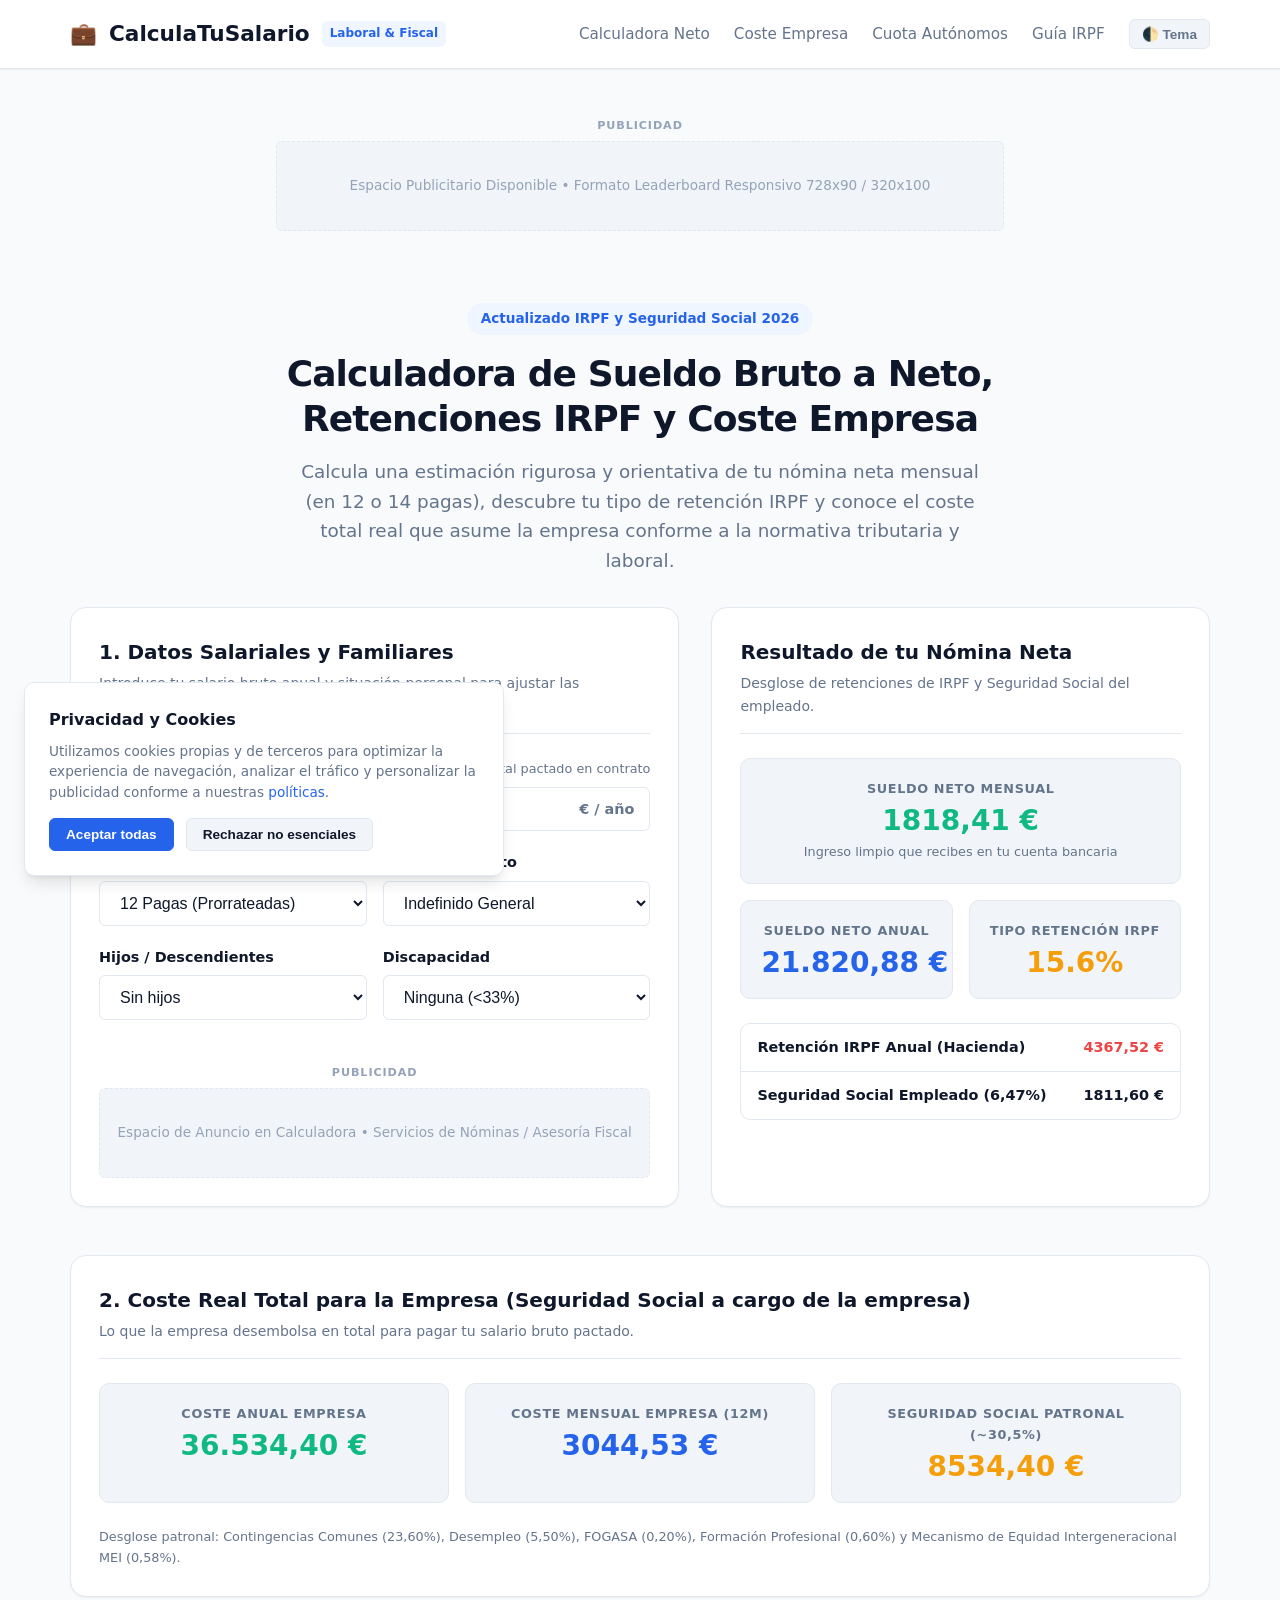
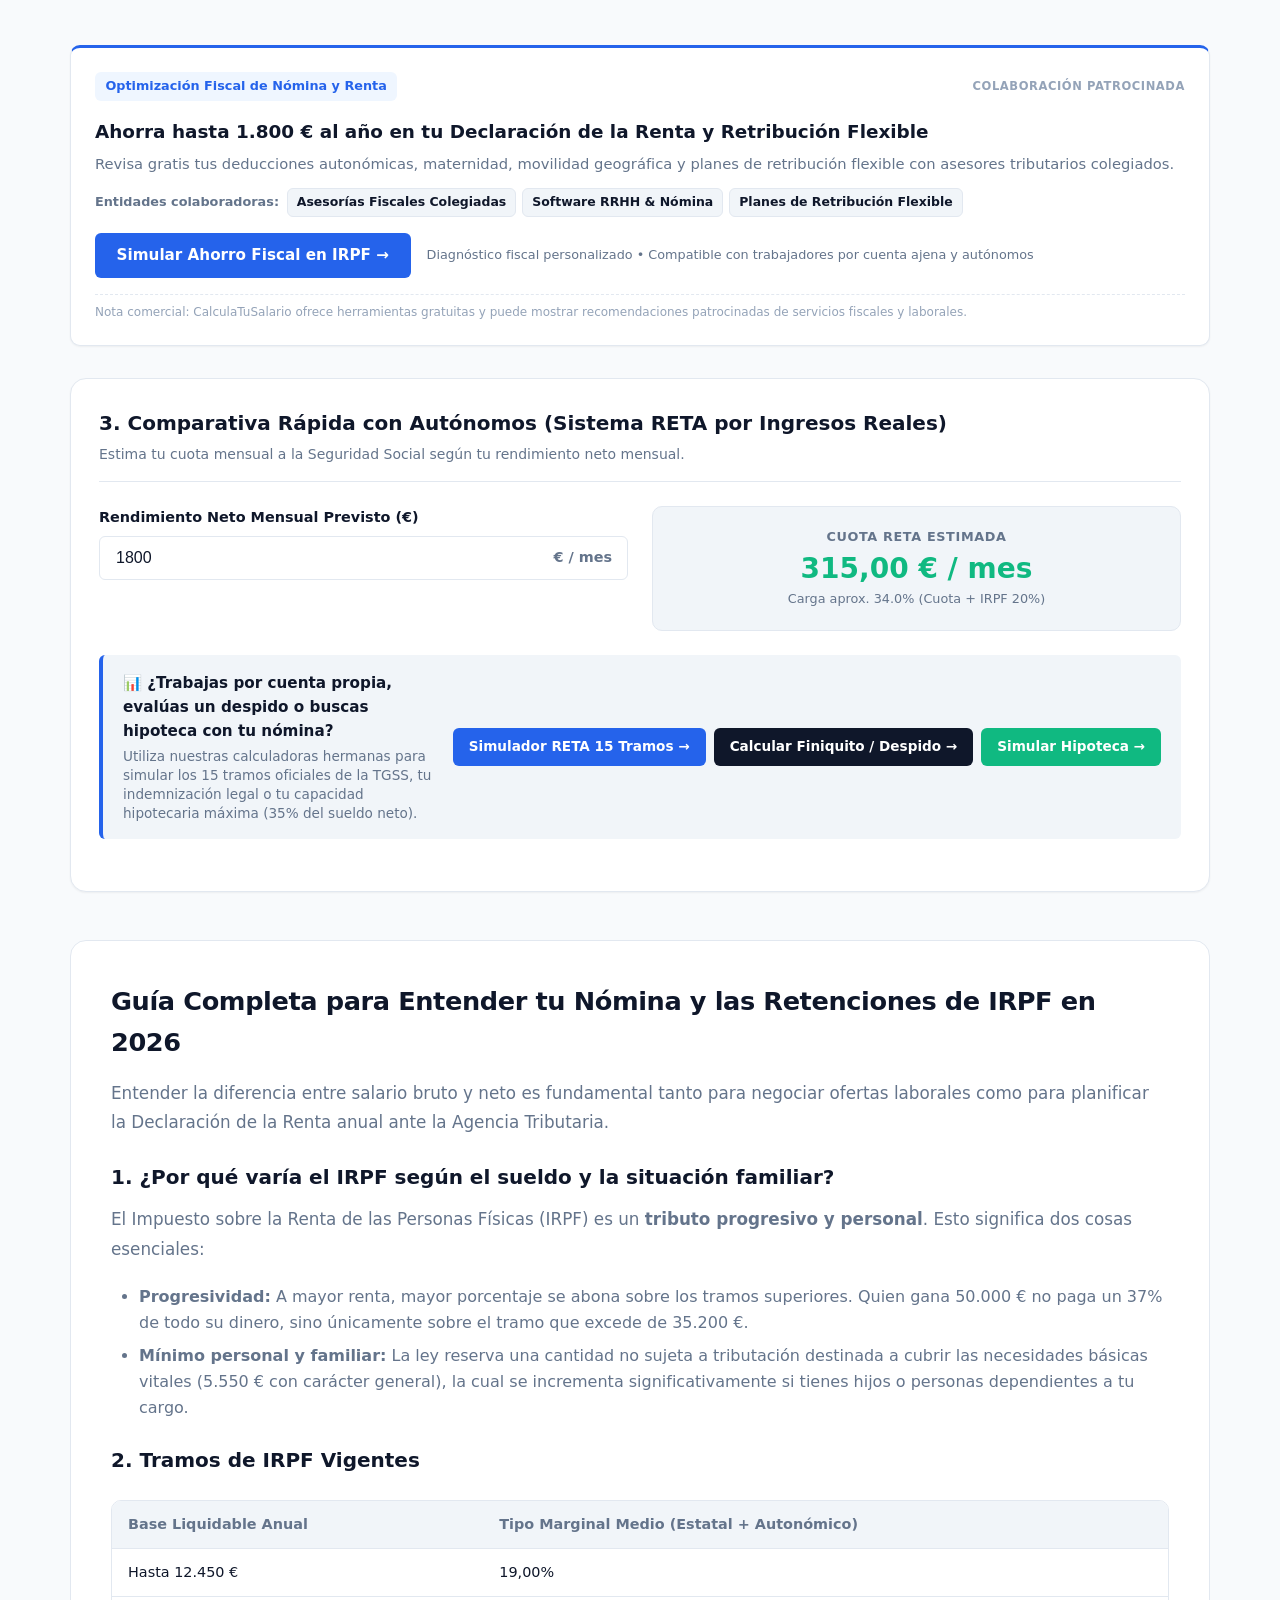
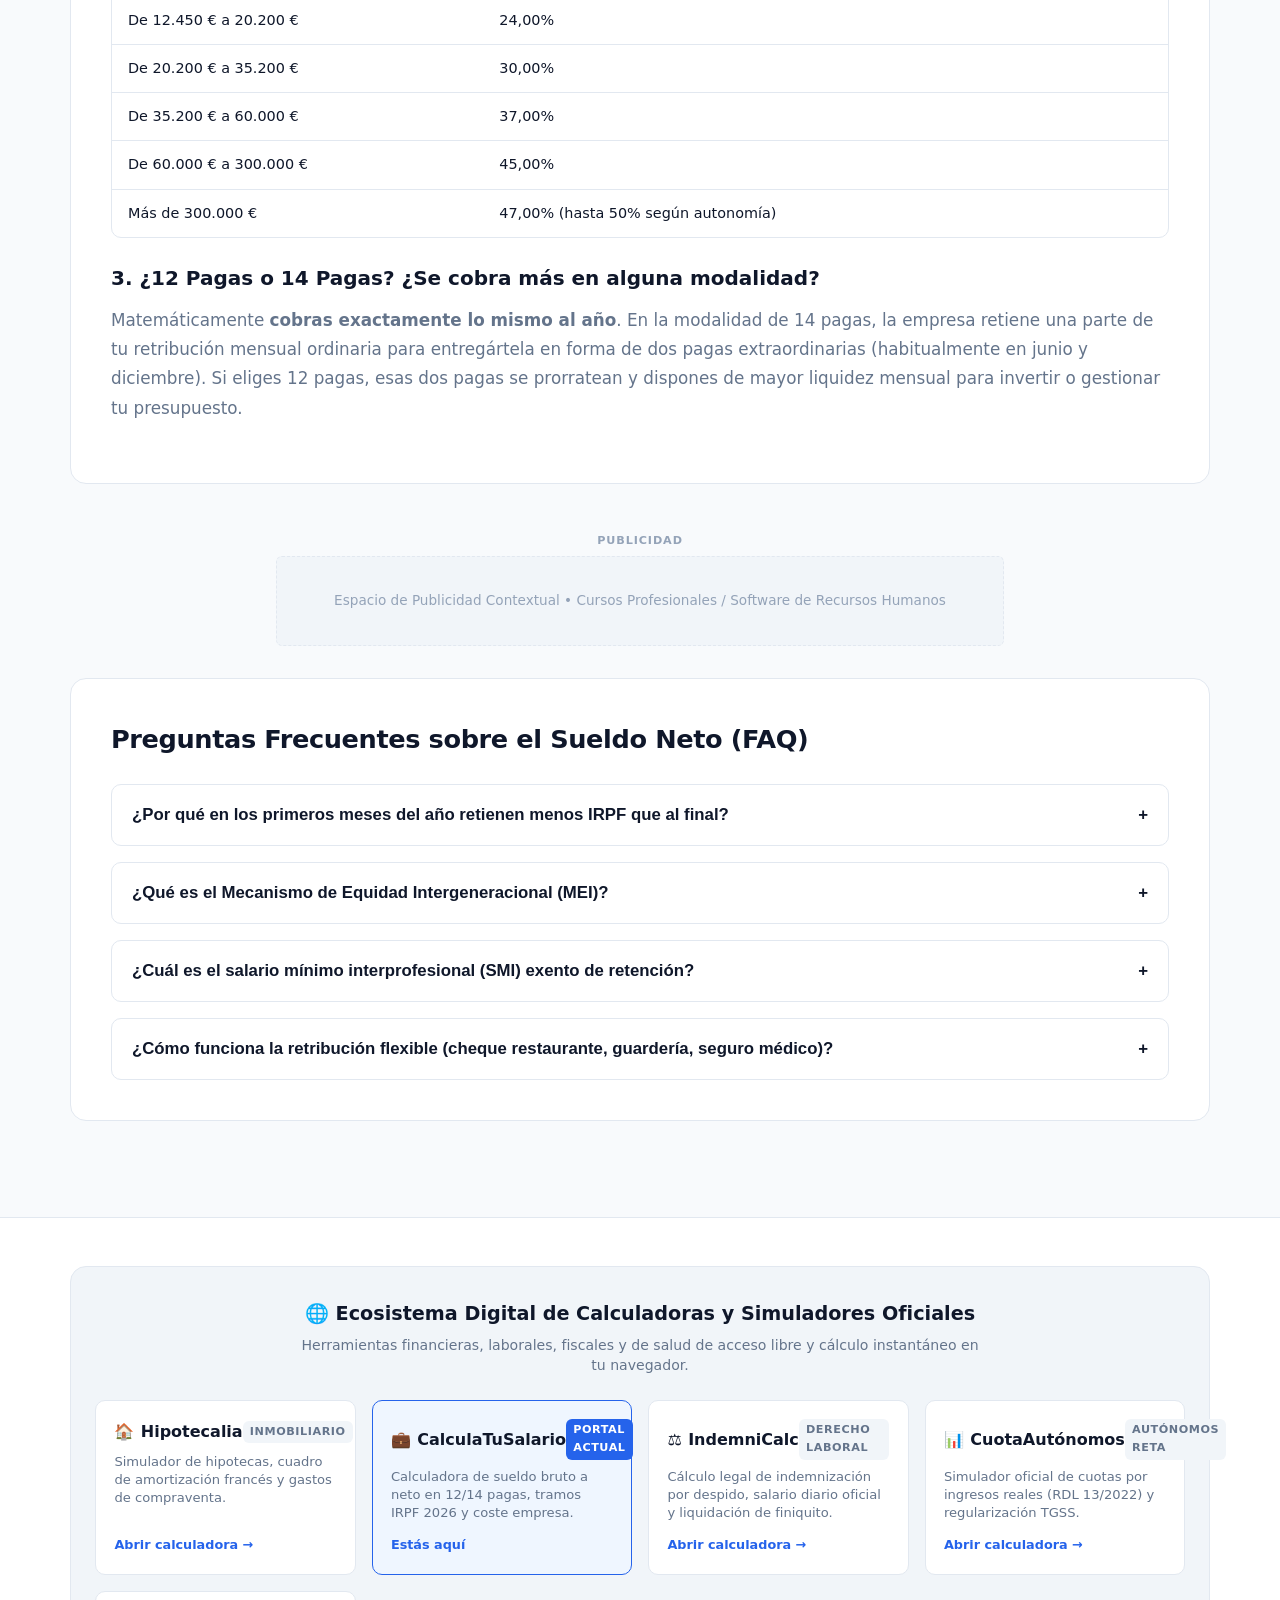
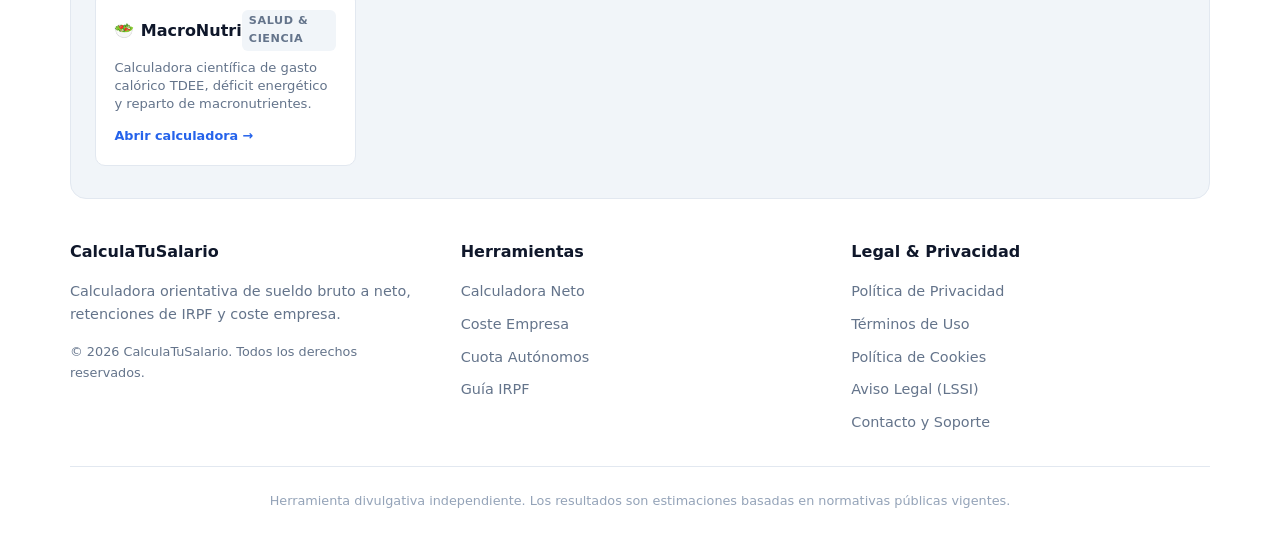
<file: index.html>
<!DOCTYPE html>
<html lang="es" data-theme="light">
<head>
  <meta charset="UTF-8">
  <meta name="viewport" content="width=device-width, initial-scale=1.0">
  <title>Calculadora de Sueldo Bruto a Neto e IRPF 2026 | CalculaTuSalario</title>
  <meta name="description" content="Calcula una estimación detallada de tu nómina neta mensual en 12 o 14 pagas, porcentaje orientativo de retención IRPF, deducciones familiares y coste para la empresa.">
  <meta name="enterprise-site-slug" content="calculatusalario">
  <link rel="canonical" href="https://sergiosanles2000.github.io/calcula-tu-salario/index.html">
  
  <!-- Open Graph / Social Sharing -->
  <meta property="og:type" content="website">
  <meta property="og:url" content="https://sergiosanles2000.github.io/calcula-tu-salario/index.html">
  <meta property="og:title" content="Calculadora de Sueldo Bruto a Neto e IRPF 2026 | CalculaTuSalario">
  <meta property="og:description" content="Calcula una estimación detallada de tu nómina neta mensual en 12 o 14 pagas, porcentaje orientativo de retención IRPF, deducciones familiares y coste para la empresa.">
  <meta property="og:site_name" content="CalculaTuSalario">
  
  <!-- Twitter Card -->
  <meta name="twitter:card" content="summary_large_image">
  <meta name="twitter:title" content="Calculadora de Sueldo Bruto a Neto e IRPF 2026">
  <meta name="twitter:description" content="Calcula una estimación detallada de tu nómina neta mensual en 12 o 14 pagas, porcentaje orientativo de retención IRPF, deducciones familiares y coste para la empresa.">

  <!-- Google Consent Mode v2 (RGPD / ePrivacy: Default denied before explicit user action) -->
  <script>
    window.dataLayer = window.dataLayer || [];
    function gtag(){dataLayer.push(arguments);}
    gtag('consent', 'default', {
      'ad_storage': 'denied',
      'ad_user_data': 'denied',
      'ad_personalization': 'denied',
      'analytics_storage': 'denied',
      'wait_for_update': 500
    });
  </script>
  <!-- Google Analytics 4 (gtag.js): Preparado para activacion via core/analytics_config.json o GA_MEASUREMENT_ID -->
  <!-- <script async src="https://www.googletagmanager.com/gtag/js?id=G-XXXXXXXXXX"></script> -->

  <!-- Google AdSense: Listo para activacion tras aprobacion de la cuenta -->
  <!-- <script async src="https://pagead2.googlesyndication.com/pagead/js/adsbygoogle.js?client=ca-pub-XXXXXXXXXXXXXXXX" crossorigin="anonymous"></script> -->

  <link rel="stylesheet" href="style.css">
  
  <script type="application/ld+json">
{
  "@context": "https://schema.org",
  "@type": "WebApplication",
  "name": "CalculaTuSalario - Calculadora de Sueldo Neto y Retenciones IRPF",
  "url": "https://sergiosanles2000.github.io/calcula-tu-salario/index.html",
  "applicationCategory": "FinanceApplication",
  "operatingSystem": "All",
  "offers": {
    "@type": "Offer",
    "price": "0",
    "priceCurrency": "EUR"
  },
  "description": "Calcula tu sueldo neto a partir del bruto anual en 12 o 14 pagas, retenciones de IRPF 2026, coste empresa y cuotas de autónomos."
}
  </script>
  <script type="application/ld+json">
{
  "@context": "https://schema.org",
  "@type": "FAQPage",
  "mainEntity": [
    {
      "@type": "Question",
      "name": "¿Por qué varía el IRPF según el sueldo y la situación familiar?",
      "acceptedAnswer": {
        "@type": "Answer",
        "text": "El IRPF es progresivo por tramos de renta y personaliza el gravamen aumentando el mínimo exento por cada hijo o persona dependiente a cargo."
      }
    },
    {
      "@type": "Question",
      "name": "¿Se cobra más dinero en 12 pagas o en 14 pagas?",
      "acceptedAnswer": {
        "@type": "Answer",
        "text": "Se cobra exactamente lo mismo al año; en 14 pagas el salario se divide con dos pagas extras, mientras que en 12 pagas se prorratea mes a mes."
      }
    },
    {
      "@type": "Question",
      "name": "¿Cómo ahorra impuestos la retribución flexible en la nómina?",
      "acceptedAnswer": {
        "@type": "Answer",
        "text": "Conceptos como cheque restaurante, guardería o seguro médico están exentos de IRPF dentro de los límites legales, reduciendo la base imponible y aumentando el neto real."
      }
    }
  ]
}
  </script>
</head>
<body>

  <!-- Site Navigation -->
  <header class="site-header">
    <div class="container header-inner">
      <a href="index.html" class="brand-logo">
        <span>💼</span>
        <span>CalculaTuSalario</span>
        <span class="brand-badge">Laboral & Fiscal</span>
      </a>
      <ul class="nav-links">
        <li><a href="#salary-form">Calculadora Neto</a></li><li><a href="#resCompanyCostAnnual">Coste Empresa</a></li><li><a href="#autoNetIncome">Cuota Autónomos</a></li><li><a href="#editorial-guide">Guía IRPF</a></li>
        <li>
          <button id="theme-toggle" class="theme-toggle-btn" aria-label="Cambiar tema de color">
            🌓 Tema
          </button>
        </li>
      </ul>
    </div>
  </header>

  <!-- Main Content Area -->
  <main class="container" style="padding-top: 1.5rem; padding-bottom: 3rem;">
    
        <div class="ad-slot-wrapper ad-slot-header-wrapper" role="region" aria-label="Espacio publicitario superior">
          <span class="ad-label">Publicidad</span>
          <div class="ad-slot ad-slot-leaderboard" data-slot="header-leaderboard">
            <span class="ad-placeholder-text">Espacio Publicitario Disponible &bull; Formato Leaderboard Responsivo 728x90 / 320x100</span>
          </div>
        </div>
        
    
    <!-- Hero Header -->
    <section class="hero">
      <span class="hero-badge">Actualizado IRPF y Seguridad Social 2026</span>
      <h1>Calculadora de Sueldo Bruto a Neto, Retenciones IRPF y Coste Empresa</h1>
      <p>Calcula una estimación rigurosa y orientativa de tu nómina neta mensual (en 12 o 14 pagas), descubre tu tipo de retención IRPF y conoce el coste total real que asume la empresa conforme a la normativa tributaria y laboral.</p>
    </section>

    <!-- Main Tool Grid -->
    <div class="app-grid">
      <!-- Calculator Inputs -->
      <div class="card">
        <div class="card-header">
          <h2 class="card-title">1. Datos Salariales y Familiares</h2>
          <p class="card-subtitle">Introduce tu salario bruto anual y situación personal para ajustar las deducciones.</p>
        </div>
        
        <form id="salary-form" onsubmit="event.preventDefault();">
          <div class="form-group">
            <label class="form-label" for="grossSalary">
              <span>Salario Bruto Anual (€)</span>
              <span class="form-help">Importe total pactado en contrato</span>
            </label>
            <div class="input-group">
              <input type="number" id="grossSalary" class="form-control" value="28000" min="5000" step="500">
              <span class="input-addon">€ / año</span>
            </div>
          </div>

          <div style="display: grid; grid-template-columns: 1fr 1fr; gap: 1rem;">
            <div class="form-group">
              <label class="form-label" for="payCount">Número de pagas</label>
              <select id="payCount" class="form-control">
                <option value="12" selected>12 Pagas (Prorrateadas)</option>
                <option value="14">14 Pagas (Con Extras)</option>
              </select>
            </div>

            <div class="form-group">
              <label class="form-label" for="contractType">Tipo de contrato</label>
              <select id="contractType" class="form-control">
                <option value="indefinido" selected>Indefinido General</option>
                <option value="temporal">Temporal / Duración det.</option>
              </select>
            </div>
          </div>

          <div style="display: grid; grid-template-columns: 1fr 1fr; gap: 1rem;">
            <div class="form-group">
              <label class="form-label" for="childrenCount">Hijos / Descendientes</label>
              <select id="childrenCount" class="form-control">
                <option value="0" selected>Sin hijos</option>
                <option value="1">1 hijo</option>
                <option value="2">2 hijos</option>
                <option value="3">3 o más hijos</option>
              </select>
            </div>

            <div class="form-group">
              <label class="form-label" for="disability">Discapacidad</label>
              <select id="disability" class="form-control">
                <option value="0" selected>Ninguna (<33%)</option>
                <option value="33">Entre 33% y 65%</option>
                <option value="65">Superior al 65%</option>
              </select>
            </div>
          </div>
        </form>

        <!-- In-Calculator Ad Slot -->
        <div class="ad-slot-wrapper" style="margin: 1.5rem 0 0;">
          <span class="ad-label">Publicidad</span>
          <div class="ad-slot" data-slot="in-calc-salary">
            <span>Espacio de Anuncio en Calculadora &bull; Servicios de Nóminas / Asesoría Fiscal</span>
          </div>
        </div>
      </div>

      <!-- Live Results Summary -->
      <div class="card" style="display: flex; flex-direction: column; justify-content: space-between;">
        <div>
          <div class="card-header">
            <h2 class="card-title">Resultado de tu Nómina Neta</h2>
            <p class="card-subtitle">Desglose de retenciones de IRPF y Seguridad Social del empleado.</p>
          </div>

          <div class="kpi-card" style="margin-bottom: 1rem;">
            <div class="kpi-label">Sueldo Neto Mensual</div>
            <div class="kpi-val highlight" id="resNetMonthly">0,00 €</div>
            <p class="form-help" style="margin-top: 0.35rem;">Ingreso limpio que recibes en tu cuenta bancaria</p>
          </div>

          <div class="kpi-grid">
            <div class="kpi-card">
              <div class="kpi-label">Sueldo Neto Anual</div>
              <div class="kpi-val" id="resNetAnnual">0,00 €</div>
            </div>
            <div class="kpi-card">
              <div class="kpi-label">Tipo Retención IRPF</div>
              <div class="kpi-val" style="color: var(--warning);" id="resIrpfPercent">0.0%</div>
            </div>
          </div>

          <div class="table-responsive" style="margin: 1rem 0 0;">
            <table class="data-table">
              <tbody>
                <tr>
                  <td><strong>Retención IRPF Anual (Hacienda)</strong></td>
                  <td id="resIrpfAnnual" style="text-align: right; color: var(--danger); font-weight: 600;">0,00 €</td>
                </tr>
                <tr>
                  <td><strong>Seguridad Social Empleado (6,47%)</strong></td>
                  <td id="resSsAnnual" style="text-align: right; font-weight: 600;">0,00 €</td>
                </tr>
              </tbody>
            </table>
          </div>
        </div>
      </div>
    </div>

    <!-- Section 2: Real Employer Cost Breakdown (Coste Empresa) -->
    <div class="card" style="margin-bottom: 3rem;">
      <div class="card-header">
        <h2 class="card-title">2. Coste Real Total para la Empresa (Seguridad Social a cargo de la empresa)</h2>
        <p class="card-subtitle">Lo que la empresa desembolsa en total para pagar tu salario bruto pactado.</p>
      </div>

      <div class="kpi-grid">
        <div class="kpi-card">
          <div class="kpi-label">Coste Anual Empresa</div>
          <div class="kpi-val highlight" id="resCompanyCostAnnual">0,00 €</div>
        </div>
        <div class="kpi-card">
          <div class="kpi-label">Coste Mensual Empresa (12m)</div>
          <div class="kpi-val" id="resCompanyCostMonthly">0,00 €</div>
        </div>
        <div class="kpi-card">
          <div class="kpi-label">Seguridad Social Patronal (~30,5%)</div>
          <div class="kpi-val" style="color: var(--warning);" id="resCompanySsAnnual">0,00 €</div>
        </div>
      </div>
      <p class="form-help">Desglose patronal: Contingencias Comunes (23,60%), Desempleo (5,50%), FOGASA (0,20%), Formación Profesional (0,60%) y Mecanismo de Equidad Intergeneracional MEI (0,58%).</p>
    </div>

    
    <!-- Commercial Affiliate Integration (CPL / CPA Non-Intrusive Partner Card) -->
    <section class="affiliate-card" id="partners-recommendation" role="region" aria-label="Recomendación de servicios profesionales">
      <div class="affiliate-header">
        <span class="affiliate-badge">Optimización Fiscal de Nómina y Renta</span>
        <span class="affiliate-disclosure-badge">Colaboración Patrocinada</span>
      </div>
      <div class="affiliate-body">
        <h3 class="affiliate-title">Ahorra hasta 1.800 € al año en tu Declaración de la Renta y Retribución Flexible</h3>
        <p class="affiliate-desc">Revisa gratis tus deducciones autonómicas, maternidad, movilidad geográfica y planes de retribución flexible con asesores tributarios colegiados.</p>
        
        <div class="affiliate-partners">
          <span class="affiliate-partners-label">Entidades colaboradoras:</span>
          <div class="affiliate-partner-tags"><span class="partner-tag">Asesorías Fiscales Colegiadas</span><span class="partner-tag">Software RRHH & Nómina</span><span class="partner-tag">Planes de Retribución Flexible</span></div>
        </div>
        
        <div class="affiliate-cta-box">
          <a href="#salary-form" class="btn-affiliate" target="_blank" rel="sponsored nofollow noopener">
            Simular Ahorro Fiscal en IRPF &rarr;
          </a>
          <span class="affiliate-cta-subtext">Diagnóstico fiscal personalizado • Compatible con trabajadores por cuenta ajena y autónomos</span>
        </div>
      </div>
      <div class="affiliate-footer">
        <p class="affiliate-legal-note">Nota comercial: CalculaTuSalario ofrece herramientas gratuitas y puede mostrar recomendaciones patrocinadas de servicios fiscales y laborales.</p>
      </div>
    </section>
    

    <!-- Section 3: Autónomos RETA Calculator & Cross-links -->
    <div class="card" style="margin-bottom: 3rem;">
      <div class="card-header">
        <h2 class="card-title">3. Comparativa Rápida con Autónomos (Sistema RETA por Ingresos Reales)</h2>
        <p class="card-subtitle">Estima tu cuota mensual a la Seguridad Social según tu rendimiento neto mensual.</p>
      </div>

      <div style="display: grid; grid-template-columns: repeat(auto-fit, minmax(260px, 1fr)); gap: 1.5rem; margin-bottom: 1.5rem;">
        <div class="form-group">
          <label class="form-label" for="autoNetIncome">Rendimiento Neto Mensual Previsto (€)</label>
          <div class="input-group">
            <input type="number" id="autoNetIncome" class="form-control" value="1800" min="400" step="100">
            <span class="input-addon">€ / mes</span>
          </div>
        </div>

        <div class="kpi-card">
          <div class="kpi-label">Cuota RETA Estimada</div>
          <div class="kpi-val highlight" id="autoCuotaRes">0,00 € / mes</div>
          <p class="form-help" id="autoEffectiveTaxRes" style="margin-top: 0.25rem;">-</p>
        </div>
      </div>

      <div class="context-crosslink-card">
        <div class="context-crosslink-content">
          <strong>📊 ¿Trabajas por cuenta propia, evalúas un despido o buscas hipoteca con tu nómina?</strong>
          <p>Utiliza nuestras calculadoras hermanas para simular los 15 tramos oficiales de la TGSS, tu indemnización legal o tu capacidad hipotecaria máxima (35% del sueldo neto).</p>
        </div>
        <div style="display: flex; gap: 0.5rem; flex-wrap: wrap;">
          <a href="https://sergiosanles2000.github.io/cuotaautonomos-app/" class="context-crosslink-btn">Simulador RETA 15 Tramos &rarr;</a>
          <a href="https://sergiosanles2000.github.io/indemnicalc-app/" class="context-crosslink-btn" style="background: var(--text-main);">Calcular Finiquito / Despido &rarr;</a>
          <a href="https://sergiosanles2000.github.io/hipotecalia-app/" class="context-crosslink-btn" style="background: var(--success);">Simular Hipoteca &rarr;</a>
        </div>
      </div>
    </div>

    <!-- Section 4: Authoritative Guide -->
    <article class="editorial-section" id="editorial-guide">
      <h2>Guía Completa para Entender tu Nómina y las Retenciones de IRPF en 2026</h2>
      <p>Entender la diferencia entre salario bruto y neto es fundamental tanto para negociar ofertas laborales como para planificar la Declaración de la Renta anual ante la Agencia Tributaria.</p>

      <h3>1. ¿Por qué varía el IRPF según el sueldo y la situación familiar?</h3>
      <p>El Impuesto sobre la Renta de las Personas Físicas (IRPF) es un <strong>tributo progresivo y personal</strong>. Esto significa dos cosas esenciales:</p>
      <ul>
        <li><strong>Progresividad:</strong> A mayor renta, mayor porcentaje se abona sobre los tramos superiores. Quien gana 50.000 € no paga un 37% de todo su dinero, sino únicamente sobre el tramo que excede de 35.200 €.</li>
        <li><strong>Mínimo personal y familiar:</strong> La ley reserva una cantidad no sujeta a tributación destinada a cubrir las necesidades básicas vitales (5.550 € con carácter general), la cual se incrementa significativamente si tienes hijos o personas dependientes a tu cargo.</li>
      </ul>

      <h3>2. Tramos de IRPF Vigentes</h3>
      <div class="table-responsive">
        <table class="data-table">
          <thead>
            <tr>
              <th>Base Liquidable Anual</th>
              <th>Tipo Marginal Medio (Estatal + Autonómico)</th>
            </tr>
          </thead>
          <tbody>
            <tr><td>Hasta 12.450 €</td><td>19,00%</td></tr>
            <tr><td>De 12.450 € a 20.200 €</td><td>24,00%</td></tr>
            <tr><td>De 20.200 € a 35.200 €</td><td>30,00%</td></tr>
            <tr><td>De 35.200 € a 60.000 €</td><td>37,00%</td></tr>
            <tr><td>De 60.000 € a 300.000 €</td><td>45,00%</td></tr>
            <tr><td>Más de 300.000 €</td><td>47,00% (hasta 50% según autonomía)</td></tr>
          </tbody>
        </table>
      </div>

      <h3>3. ¿12 Pagas o 14 Pagas? ¿Se cobra más en alguna modalidad?</h3>
      <p>Matemáticamente <strong>cobras exactamente lo mismo al año</strong>. En la modalidad de 14 pagas, la empresa retiene una parte de tu retribución mensual ordinaria para entregártela en forma de dos pagas extraordinarias (habitualmente en junio y diciembre). Si eliges 12 pagas, esas dos pagas se prorratean y dispones de mayor liquidez mensual para invertir o gestionar tu presupuesto.</p>
    </article>

    <!-- Mid-article Ad Slot -->
    <div class="ad-slot-wrapper">
      <span class="ad-label">Publicidad</span>
      <div class="ad-slot ad-slot-leaderboard" data-slot="mid-guide-salary">
        <span>Espacio de Publicidad Contextual &bull; Cursos Profesionales / Software de Recursos Humanos</span>
      </div>
    </div>

    <!-- Section 5: FAQ -->
    <section class="editorial-section">
      <h2>Preguntas Frecuentes sobre el Sueldo Neto (FAQ)</h2>
      
      <div class="faq-list">
        <div class="faq-item">
          <button class="faq-question">
            <span>¿Por qué en los primeros meses del año retienen menos IRPF que al final?</span>
            <span>+</span>
          </button>
          <div class="faq-answer">
            <p>Ocurre frecuentemente cuando empiezas un contrato temporal o a mitad de año: la empresa calcula inicialmente el tipo de retención anual estimando solo los ingresos que percibirás en esos meses. Si luego renuevas o tus ingresos anuales aumentan, la empresa está obligada por ley a regularizar el porcentaje, subiendo bruscamente la retención en los últimos meses del año para evitar que te salga a pagar en la Renta.</p>
          </div>
        </div>

        <div class="faq-item">
          <button class="faq-question">
            <span>¿Qué es el Mecanismo de Equidad Intergeneracional (MEI)?</span>
            <span>+</span>
          </button>
          <div class="faq-answer">
            <p>El MEI es una cotización finalista adicional a la Seguridad Social creada para alimentar el Fondo de Reserva de las pensiones ante la jubilación de la generación del 'baby boom'. Se reparte entre la empresa y el trabajador y no es deducible ni bonificable.</p>
          </div>
        </div>

        <div class="faq-item">
          <button class="faq-question">
            <span>¿Cuál es el salario mínimo interprofesional (SMI) exento de retención?</span>
            <span>+</span>
          </button>
          <div class="faq-answer">
            <p>El Gobierno ajusta el reglamento de IRPF para que los perceptores del SMI no sufran retenciones a cuenta del IRPF, garantizando que el salario mínimo se perciba íntegro en términos netos fiscales.</p>
          </div>
        </div>

        <div class="faq-item">
          <button class="faq-question">
            <span>¿Cómo funciona la retribución flexible (cheque restaurante, guardería, seguro médico)?</span>
            <span>+</span>
          </button>
          <div class="faq-answer">
            <p>La retribución flexible permite destinar hasta el 30% de tu salario bruto anual a productos exentos de IRPF: tickets restaurante (hasta 11 €/día laborable), seguro médico privado (hasta 500 €/año por miembro familiar) y cheque guardería (100% exento). Al reducirse tu base imponible de IRPF, tu sueldo neto disponible aumenta directamente.</p>
          </div>
        </div>
      </div>
    </section>
    
  </main>

  <!-- Site Footer -->
  <footer class="site-footer">
    <div class="container">
      
      <!-- Strategic Cross-Linking Network (Ecosistema de Herramientas Gratuitas) -->
      <div class="footer-network" role="navigation" aria-label="Red de calculadoras especializadas">
        <div class="footer-network-header">
          <div class="footer-network-title">🌐 Ecosistema Digital de Calculadoras y Simuladores Oficiales</div>
          <p class="footer-network-subtitle">Herramientas financieras, laborales, fiscales y de salud de acceso libre y cálculo instantáneo en tu navegador.</p>
        </div>
        <div class="network-grid">
          <a href="https://sergiosanles2000.github.io/hipotecalia-app/" class="network-card" title="Hipotecalia - Simulador de hipotecas, cuadro de amortización francés y gastos de compraventa.">
            <div>
              <div class="network-card-top">
                <span class="network-card-brand"><span>🏠</span> Hipotecalia</span>
                <span class="network-card-tag">Inmobiliario</span>
              </div>
              <p class="network-card-desc">Simulador de hipotecas, cuadro de amortización francés y gastos de compraventa.</p>
            </div>
            <span class="network-card-action">Abrir calculadora &rarr;</span>
          </a>
          <a href="index.html" class="network-card is-current" title="CalculaTuSalario - Calculadora de sueldo bruto a neto en 12/14 pagas, tramos IRPF 2026 y coste empresa.">
            <div>
              <div class="network-card-top">
                <span class="network-card-brand"><span>💼</span> CalculaTuSalario</span>
                <span class="network-card-tag">Portal Actual</span>
              </div>
              <p class="network-card-desc">Calculadora de sueldo bruto a neto en 12/14 pagas, tramos IRPF 2026 y coste empresa.</p>
            </div>
            <span class="network-card-action">Estás aquí</span>
          </a>
          <a href="https://sergiosanles2000.github.io/indemnicalc-app/" class="network-card" title="IndemniCalc - Cálculo legal de indemnización por despido, salario diario oficial y liquidación de finiquito.">
            <div>
              <div class="network-card-top">
                <span class="network-card-brand"><span>⚖️</span> IndemniCalc</span>
                <span class="network-card-tag">Derecho Laboral</span>
              </div>
              <p class="network-card-desc">Cálculo legal de indemnización por despido, salario diario oficial y liquidación de finiquito.</p>
            </div>
            <span class="network-card-action">Abrir calculadora &rarr;</span>
          </a>
          <a href="https://sergiosanles2000.github.io/cuotaautonomos-app/" class="network-card" title="CuotaAutónomos - Simulador oficial de cuotas por ingresos reales (RDL 13/2022) y regularización TGSS.">
            <div>
              <div class="network-card-top">
                <span class="network-card-brand"><span>📊</span> CuotaAutónomos</span>
                <span class="network-card-tag">Autónomos RETA</span>
              </div>
              <p class="network-card-desc">Simulador oficial de cuotas por ingresos reales (RDL 13/2022) y regularización TGSS.</p>
            </div>
            <span class="network-card-action">Abrir calculadora &rarr;</span>
          </a>
          <a href="https://sergiosanles2000.github.io/macronutri-calc/" class="network-card" title="MacroNutri - Calculadora científica de gasto calórico TDEE, déficit energético y reparto de macronutrientes.">
            <div>
              <div class="network-card-top">
                <span class="network-card-brand"><span>🥗</span> MacroNutri</span>
                <span class="network-card-tag">Salud & Ciencia</span>
              </div>
              <p class="network-card-desc">Calculadora científica de gasto calórico TDEE, déficit energético y reparto de macronutrientes.</p>
            </div>
            <span class="network-card-action">Abrir calculadora &rarr;</span>
          </a>
        </div>
      </div>
      <div class="footer-grid">
        <div class="footer-col">
          <h4>CalculaTuSalario</h4>
          <p style="font-size: 0.9rem; margin-bottom: 1rem;">Calculadora orientativa de sueldo bruto a neto, retenciones de IRPF y coste empresa.</p>
          <p class="form-help">&copy; 2026 CalculaTuSalario. Todos los derechos reservados.</p>
        </div>
        <div class="footer-col">
          <h4>Herramientas</h4>
          <ul class="footer-links">
            <li><a href="#salary-form">Calculadora Neto</a></li><li><a href="#resCompanyCostAnnual">Coste Empresa</a></li><li><a href="#autoNetIncome">Cuota Autónomos</a></li><li><a href="#editorial-guide">Guía IRPF</a></li>
          </ul>
        </div>
        <div class="footer-col">
          <h4>Legal & Privacidad</h4>
          <ul class="footer-links">
            <li><a href="privacidad.html">Política de Privacidad</a></li>
            <li><a href="terminos.html">Términos de Uso</a></li>
            <li><a href="cookies.html">Política de Cookies</a></li>
            <li><a href="aviso-legal.html">Aviso Legal (LSSI)</a></li>
            <li><a href="contacto.html">Contacto y Soporte</a></li>
          </ul>
        </div>
      </div>
      <div class="footer-bottom">
        <p>Herramienta divulgativa independiente. Los resultados son estimaciones basadas en normativas públicas vigentes.</p>
      </div>
    </div>
  </footer>

  <!-- GDPR / ePrivacy Cookie Consent Banner -->
  <div id="cookie-banner" role="dialog" aria-modal="true" aria-labelledby="cookie-title">
    <h4 id="cookie-title" style="margin-bottom: 0.5rem; font-size: 1rem;">Privacidad y Cookies</h4>
    <p>Utilizamos cookies propias y de terceros para optimizar la experiencia de navegación, analizar el tráfico y personalizar la publicidad conforme a nuestras <a href="privacidad.html">políticas</a>.</p>
    <div class="cookie-actions">
      <button id="cookie-accept" class="btn-cookie btn-cookie-accept">Aceptar todas</button>
      <button id="cookie-reject" class="btn-cookie">Rechazar no esenciales</button>
    </div>
  </div>

  
  <!-- Sticky Bottom Anchor Ad (Better Ads Standards: dismissible, height < 30% viewport) -->
  <div id="sticky-bottom-ad" class="ad-sticky-container" role="region" aria-label="Anuncio fijo inferior" style="display: none;">
    <div class="ad-sticky-inner">
      <div class="ad-sticky-header">
        <span class="ad-label">Publicidad</span>
        <button id="close-sticky-ad" class="ad-sticky-close" aria-label="Cerrar anuncio">&times;</button>
      </div>
      <div class="ad-slot ad-slot-sticky" data-slot="sticky-anchor">
        <span class="ad-placeholder-text">Anuncio Fijo Inferior &bull; Formato Anchor Responsivo</span>
      </div>
    </div>
  </div>
        

  <script src="common.js"></script>
  <script src="app.js"></script>
</body>
</html>
</file>
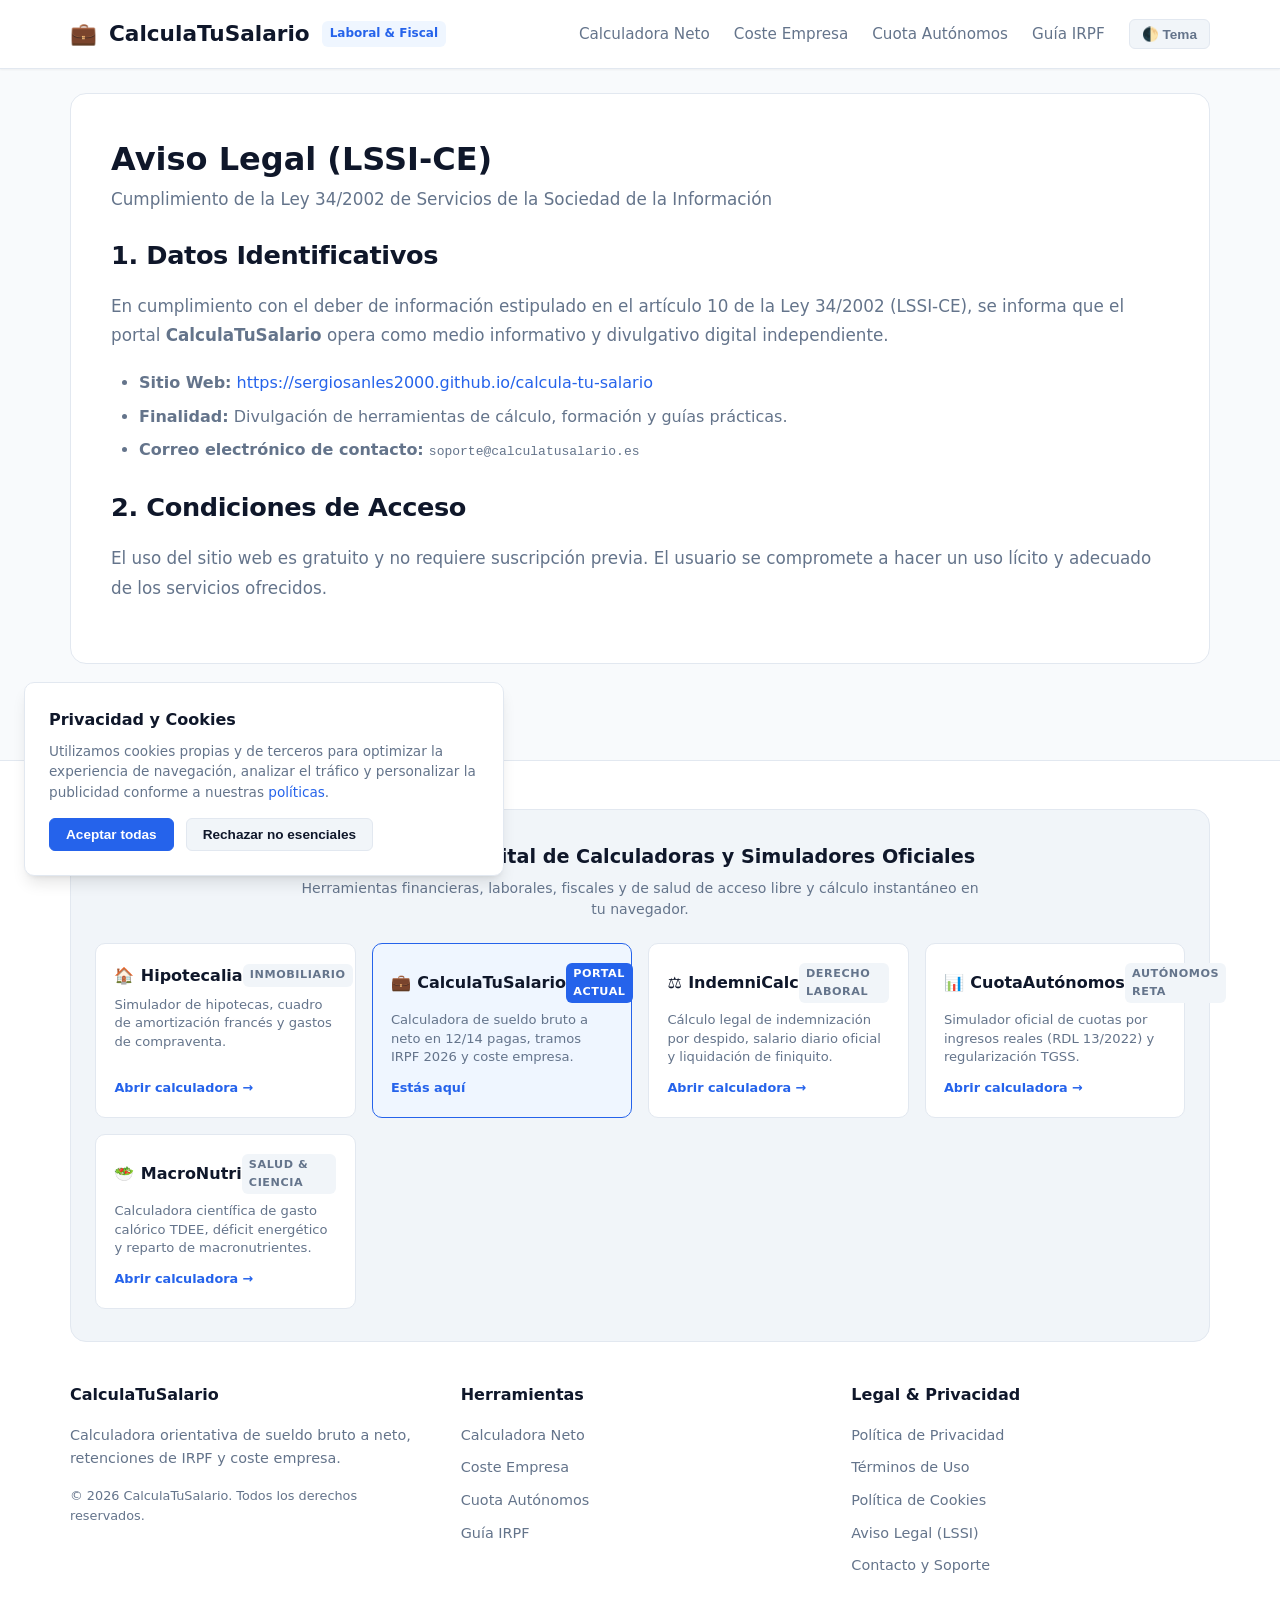
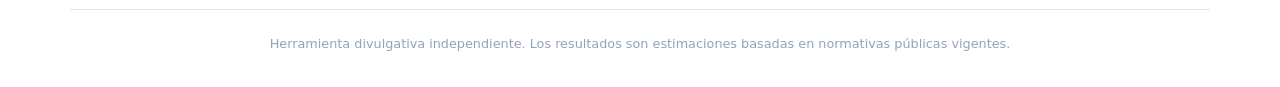
<file: aviso-legal.html>
<!DOCTYPE html>
<html lang="es" data-theme="light">
<head>
  <meta charset="UTF-8">
  <meta name="viewport" content="width=device-width, initial-scale=1.0">
  <title>Aviso Legal LSSI-CE | CalculaTuSalario</title>
  <meta name="description" content="Aviso Legal LSSI-CE de CalculaTuSalario. Cumplimiento normativo RGPD y LSSI.">
  <meta name="enterprise-site-slug" content="calculatusalario">
  <link rel="canonical" href="https://sergiosanles2000.github.io/calcula-tu-salario/aviso-legal.html">
  
  <!-- Open Graph / Social Sharing -->
  <meta property="og:type" content="website">
  <meta property="og:url" content="https://sergiosanles2000.github.io/calcula-tu-salario/aviso-legal.html">
  <meta property="og:title" content="Aviso Legal LSSI-CE | CalculaTuSalario">
  <meta property="og:description" content="Aviso Legal LSSI-CE de CalculaTuSalario. Cumplimiento normativo RGPD y LSSI.">
  <meta property="og:site_name" content="CalculaTuSalario">
  
  <!-- Twitter Card -->
  <meta name="twitter:card" content="summary_large_image">
  <meta name="twitter:title" content="Aviso Legal LSSI-CE">
  <meta name="twitter:description" content="Aviso Legal LSSI-CE de CalculaTuSalario. Cumplimiento normativo RGPD y LSSI.">

  <!-- Google Consent Mode v2 (RGPD / ePrivacy: Default denied before explicit user action) -->
  <script>
    window.dataLayer = window.dataLayer || [];
    function gtag(){dataLayer.push(arguments);}
    gtag('consent', 'default', {
      'ad_storage': 'denied',
      'ad_user_data': 'denied',
      'ad_personalization': 'denied',
      'analytics_storage': 'denied',
      'wait_for_update': 500
    });
  </script>
  <!-- Google Analytics 4 (gtag.js): Preparado para activacion via core/analytics_config.json o GA_MEASUREMENT_ID -->
  <!-- <script async src="https://www.googletagmanager.com/gtag/js?id=G-XXXXXXXXXX"></script> -->

  <!-- Google AdSense: Listo para activacion tras aprobacion de la cuenta -->
  <!-- <script async src="https://pagead2.googlesyndication.com/pagead/js/adsbygoogle.js?client=ca-pub-XXXXXXXXXXXXXXXX" crossorigin="anonymous"></script> -->

  <link rel="stylesheet" href="style.css">
  
</head>
<body>

  <!-- Site Navigation -->
  <header class="site-header">
    <div class="container header-inner">
      <a href="index.html" class="brand-logo">
        <span>💼</span>
        <span>CalculaTuSalario</span>
        <span class="brand-badge">Laboral & Fiscal</span>
      </a>
      <ul class="nav-links">
        <li><a href="#salary-form">Calculadora Neto</a></li><li><a href="#resCompanyCostAnnual">Coste Empresa</a></li><li><a href="#autoNetIncome">Cuota Autónomos</a></li><li><a href="#editorial-guide">Guía IRPF</a></li>
        <li>
          <button id="theme-toggle" class="theme-toggle-btn" aria-label="Cambiar tema de color">
            🌓 Tema
          </button>
        </li>
      </ul>
    </div>
  </header>

  <!-- Main Content Area -->
  <main class="container" style="padding-top: 1.5rem; padding-bottom: 3rem;">
    
    
    <div class="editorial-section">
      <h1>Aviso Legal (LSSI-CE)</h1>
      <p class="form-help">Cumplimiento de la Ley 34/2002 de Servicios de la Sociedad de la Información</p>
      
      <h2>1. Datos Identificativos</h2>
      <p>En cumplimiento con el deber de información estipulado en el artículo 10 de la Ley 34/2002 (LSSI-CE), se informa que el portal <strong>CalculaTuSalario</strong> opera como medio informativo y divulgativo digital independiente.</p>
      <ul>
        <li><strong>Sitio Web:</strong> <a href="https://sergiosanles2000.github.io/calcula-tu-salario">https://sergiosanles2000.github.io/calcula-tu-salario</a></li>
        <li><strong>Finalidad:</strong> Divulgación de herramientas de cálculo, formación y guías prácticas.</li>
        <li><strong>Correo electrónico de contacto:</strong> <code>soporte@calculatusalario.es</code></li>
      </ul>
      
      <h2>2. Condiciones de Acceso</h2>
      <p>El uso del sitio web es gratuito y no requiere suscripción previa. El usuario se compromete a hacer un uso lícito y adecuado de los servicios ofrecidos.</p>
    </div>
    
  </main>

  <!-- Site Footer -->
  <footer class="site-footer">
    <div class="container">
      
      <!-- Strategic Cross-Linking Network (Ecosistema de Herramientas Gratuitas) -->
      <div class="footer-network" role="navigation" aria-label="Red de calculadoras especializadas">
        <div class="footer-network-header">
          <div class="footer-network-title">🌐 Ecosistema Digital de Calculadoras y Simuladores Oficiales</div>
          <p class="footer-network-subtitle">Herramientas financieras, laborales, fiscales y de salud de acceso libre y cálculo instantáneo en tu navegador.</p>
        </div>
        <div class="network-grid">
          <a href="https://sergiosanles2000.github.io/hipotecalia-app/" class="network-card" title="Hipotecalia - Simulador de hipotecas, cuadro de amortización francés y gastos de compraventa.">
            <div>
              <div class="network-card-top">
                <span class="network-card-brand"><span>🏠</span> Hipotecalia</span>
                <span class="network-card-tag">Inmobiliario</span>
              </div>
              <p class="network-card-desc">Simulador de hipotecas, cuadro de amortización francés y gastos de compraventa.</p>
            </div>
            <span class="network-card-action">Abrir calculadora &rarr;</span>
          </a>
          <a href="index.html" class="network-card is-current" title="CalculaTuSalario - Calculadora de sueldo bruto a neto en 12/14 pagas, tramos IRPF 2026 y coste empresa.">
            <div>
              <div class="network-card-top">
                <span class="network-card-brand"><span>💼</span> CalculaTuSalario</span>
                <span class="network-card-tag">Portal Actual</span>
              </div>
              <p class="network-card-desc">Calculadora de sueldo bruto a neto en 12/14 pagas, tramos IRPF 2026 y coste empresa.</p>
            </div>
            <span class="network-card-action">Estás aquí</span>
          </a>
          <a href="https://sergiosanles2000.github.io/indemnicalc-app/" class="network-card" title="IndemniCalc - Cálculo legal de indemnización por despido, salario diario oficial y liquidación de finiquito.">
            <div>
              <div class="network-card-top">
                <span class="network-card-brand"><span>⚖️</span> IndemniCalc</span>
                <span class="network-card-tag">Derecho Laboral</span>
              </div>
              <p class="network-card-desc">Cálculo legal de indemnización por despido, salario diario oficial y liquidación de finiquito.</p>
            </div>
            <span class="network-card-action">Abrir calculadora &rarr;</span>
          </a>
          <a href="https://sergiosanles2000.github.io/cuotaautonomos-app/" class="network-card" title="CuotaAutónomos - Simulador oficial de cuotas por ingresos reales (RDL 13/2022) y regularización TGSS.">
            <div>
              <div class="network-card-top">
                <span class="network-card-brand"><span>📊</span> CuotaAutónomos</span>
                <span class="network-card-tag">Autónomos RETA</span>
              </div>
              <p class="network-card-desc">Simulador oficial de cuotas por ingresos reales (RDL 13/2022) y regularización TGSS.</p>
            </div>
            <span class="network-card-action">Abrir calculadora &rarr;</span>
          </a>
          <a href="https://sergiosanles2000.github.io/macronutri-calc/" class="network-card" title="MacroNutri - Calculadora científica de gasto calórico TDEE, déficit energético y reparto de macronutrientes.">
            <div>
              <div class="network-card-top">
                <span class="network-card-brand"><span>🥗</span> MacroNutri</span>
                <span class="network-card-tag">Salud & Ciencia</span>
              </div>
              <p class="network-card-desc">Calculadora científica de gasto calórico TDEE, déficit energético y reparto de macronutrientes.</p>
            </div>
            <span class="network-card-action">Abrir calculadora &rarr;</span>
          </a>
        </div>
      </div>
      <div class="footer-grid">
        <div class="footer-col">
          <h4>CalculaTuSalario</h4>
          <p style="font-size: 0.9rem; margin-bottom: 1rem;">Calculadora orientativa de sueldo bruto a neto, retenciones de IRPF y coste empresa.</p>
          <p class="form-help">&copy; 2026 CalculaTuSalario. Todos los derechos reservados.</p>
        </div>
        <div class="footer-col">
          <h4>Herramientas</h4>
          <ul class="footer-links">
            <li><a href="#salary-form">Calculadora Neto</a></li><li><a href="#resCompanyCostAnnual">Coste Empresa</a></li><li><a href="#autoNetIncome">Cuota Autónomos</a></li><li><a href="#editorial-guide">Guía IRPF</a></li>
          </ul>
        </div>
        <div class="footer-col">
          <h4>Legal & Privacidad</h4>
          <ul class="footer-links">
            <li><a href="privacidad.html">Política de Privacidad</a></li>
            <li><a href="terminos.html">Términos de Uso</a></li>
            <li><a href="cookies.html">Política de Cookies</a></li>
            <li><a href="aviso-legal.html">Aviso Legal (LSSI)</a></li>
            <li><a href="contacto.html">Contacto y Soporte</a></li>
          </ul>
        </div>
      </div>
      <div class="footer-bottom">
        <p>Herramienta divulgativa independiente. Los resultados son estimaciones basadas en normativas públicas vigentes.</p>
      </div>
    </div>
  </footer>

  <!-- GDPR / ePrivacy Cookie Consent Banner -->
  <div id="cookie-banner" role="dialog" aria-modal="true" aria-labelledby="cookie-title">
    <h4 id="cookie-title" style="margin-bottom: 0.5rem; font-size: 1rem;">Privacidad y Cookies</h4>
    <p>Utilizamos cookies propias y de terceros para optimizar la experiencia de navegación, analizar el tráfico y personalizar la publicidad conforme a nuestras <a href="privacidad.html">políticas</a>.</p>
    <div class="cookie-actions">
      <button id="cookie-accept" class="btn-cookie btn-cookie-accept">Aceptar todas</button>
      <button id="cookie-reject" class="btn-cookie">Rechazar no esenciales</button>
    </div>
  </div>

  

  <script src="common.js"></script>
  <script src="app.js"></script>
</body>
</html>
</file>
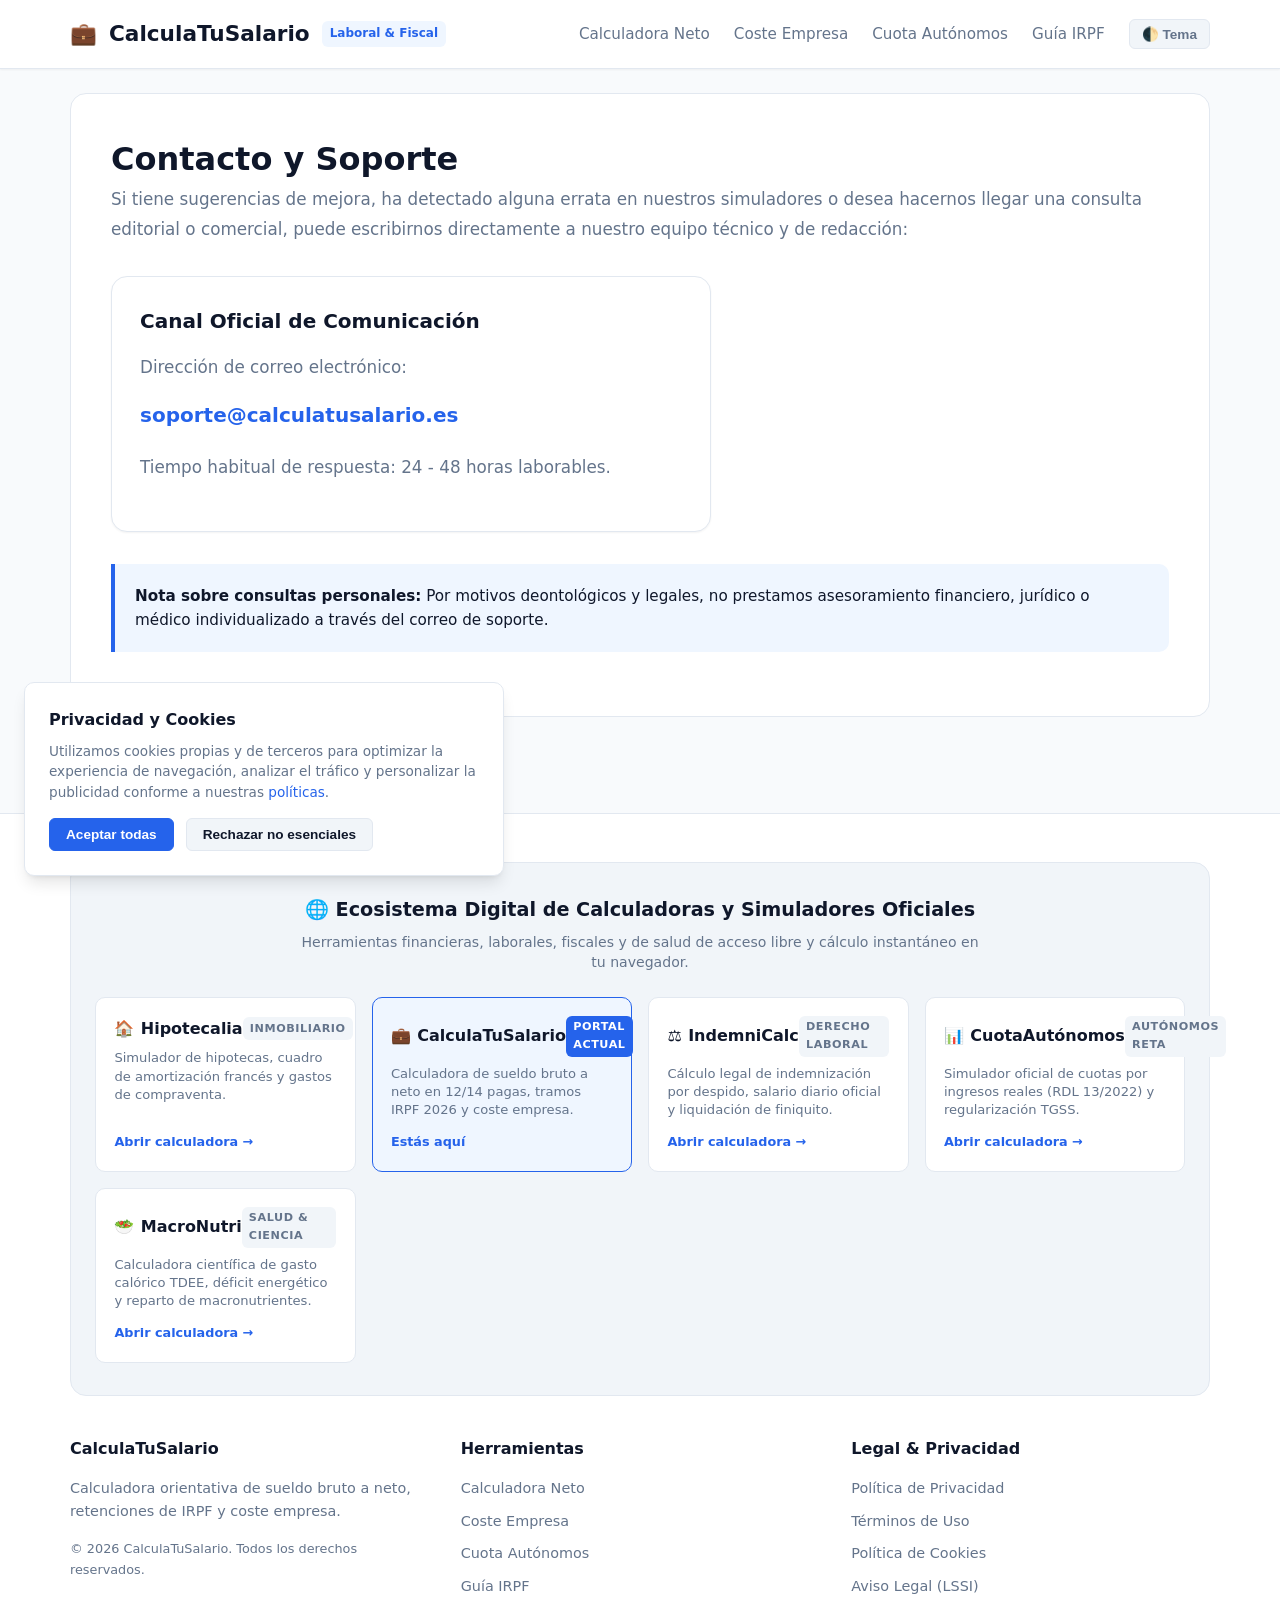
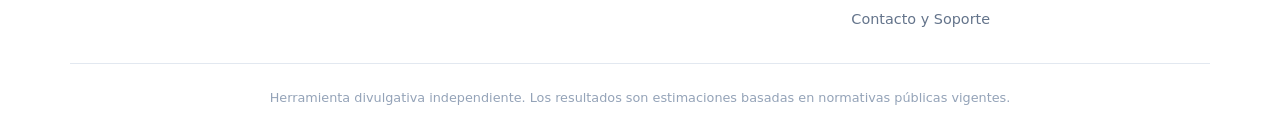
<file: contacto.html>
<!DOCTYPE html>
<html lang="es" data-theme="light">
<head>
  <meta charset="UTF-8">
  <meta name="viewport" content="width=device-width, initial-scale=1.0">
  <title>Contacto y Soporte | CalculaTuSalario</title>
  <meta name="description" content="Contacto y Soporte de CalculaTuSalario. Cumplimiento normativo RGPD y LSSI.">
  <meta name="enterprise-site-slug" content="calculatusalario">
  <link rel="canonical" href="https://sergiosanles2000.github.io/calcula-tu-salario/contacto.html">
  
  <!-- Open Graph / Social Sharing -->
  <meta property="og:type" content="website">
  <meta property="og:url" content="https://sergiosanles2000.github.io/calcula-tu-salario/contacto.html">
  <meta property="og:title" content="Contacto y Soporte | CalculaTuSalario">
  <meta property="og:description" content="Contacto y Soporte de CalculaTuSalario. Cumplimiento normativo RGPD y LSSI.">
  <meta property="og:site_name" content="CalculaTuSalario">
  
  <!-- Twitter Card -->
  <meta name="twitter:card" content="summary_large_image">
  <meta name="twitter:title" content="Contacto y Soporte">
  <meta name="twitter:description" content="Contacto y Soporte de CalculaTuSalario. Cumplimiento normativo RGPD y LSSI.">

  <!-- Google Consent Mode v2 (RGPD / ePrivacy: Default denied before explicit user action) -->
  <script>
    window.dataLayer = window.dataLayer || [];
    function gtag(){dataLayer.push(arguments);}
    gtag('consent', 'default', {
      'ad_storage': 'denied',
      'ad_user_data': 'denied',
      'ad_personalization': 'denied',
      'analytics_storage': 'denied',
      'wait_for_update': 500
    });
  </script>
  <!-- Google Analytics 4 (gtag.js): Preparado para activacion via core/analytics_config.json o GA_MEASUREMENT_ID -->
  <!-- <script async src="https://www.googletagmanager.com/gtag/js?id=G-XXXXXXXXXX"></script> -->

  <!-- Google AdSense: Listo para activacion tras aprobacion de la cuenta -->
  <!-- <script async src="https://pagead2.googlesyndication.com/pagead/js/adsbygoogle.js?client=ca-pub-XXXXXXXXXXXXXXXX" crossorigin="anonymous"></script> -->

  <link rel="stylesheet" href="style.css">
  
</head>
<body>

  <!-- Site Navigation -->
  <header class="site-header">
    <div class="container header-inner">
      <a href="index.html" class="brand-logo">
        <span>💼</span>
        <span>CalculaTuSalario</span>
        <span class="brand-badge">Laboral & Fiscal</span>
      </a>
      <ul class="nav-links">
        <li><a href="#salary-form">Calculadora Neto</a></li><li><a href="#resCompanyCostAnnual">Coste Empresa</a></li><li><a href="#autoNetIncome">Cuota Autónomos</a></li><li><a href="#editorial-guide">Guía IRPF</a></li>
        <li>
          <button id="theme-toggle" class="theme-toggle-btn" aria-label="Cambiar tema de color">
            🌓 Tema
          </button>
        </li>
      </ul>
    </div>
  </header>

  <!-- Main Content Area -->
  <main class="container" style="padding-top: 1.5rem; padding-bottom: 3rem;">
    
    
    <div class="editorial-section">
      <h1>Contacto y Soporte</h1>
      <p>Si tiene sugerencias de mejora, ha detectado alguna errata en nuestros simuladores o desea hacernos llegar una consulta editorial o comercial, puede escribirnos directamente a nuestro equipo técnico y de redacción:</p>
      
      <div class="card" style="max-width: 600px; margin: 2rem 0;">
        <div class="card-title">Canal Oficial de Comunicación</div>
        <p style="margin: 1rem 0;">Dirección de correo electrónico:</p>
        <p style="font-size: 1.25rem; font-weight: 700; color: var(--primary);">
          <a href="mailto:soporte@calculatusalario.es">soporte@calculatusalario.es</a>
        </p>
        <p class="form-help">Tiempo habitual de respuesta: 24 - 48 horas laborables.</p>
      </div>
      
      <div class="callout">
        <strong>Nota sobre consultas personales:</strong> Por motivos deontológicos y legales, no prestamos asesoramiento financiero, jurídico o médico individualizado a través del correo de soporte.
      </div>
    </div>
    
  </main>

  <!-- Site Footer -->
  <footer class="site-footer">
    <div class="container">
      
      <!-- Strategic Cross-Linking Network (Ecosistema de Herramientas Gratuitas) -->
      <div class="footer-network" role="navigation" aria-label="Red de calculadoras especializadas">
        <div class="footer-network-header">
          <div class="footer-network-title">🌐 Ecosistema Digital de Calculadoras y Simuladores Oficiales</div>
          <p class="footer-network-subtitle">Herramientas financieras, laborales, fiscales y de salud de acceso libre y cálculo instantáneo en tu navegador.</p>
        </div>
        <div class="network-grid">
          <a href="https://sergiosanles2000.github.io/hipotecalia-app/" class="network-card" title="Hipotecalia - Simulador de hipotecas, cuadro de amortización francés y gastos de compraventa.">
            <div>
              <div class="network-card-top">
                <span class="network-card-brand"><span>🏠</span> Hipotecalia</span>
                <span class="network-card-tag">Inmobiliario</span>
              </div>
              <p class="network-card-desc">Simulador de hipotecas, cuadro de amortización francés y gastos de compraventa.</p>
            </div>
            <span class="network-card-action">Abrir calculadora &rarr;</span>
          </a>
          <a href="index.html" class="network-card is-current" title="CalculaTuSalario - Calculadora de sueldo bruto a neto en 12/14 pagas, tramos IRPF 2026 y coste empresa.">
            <div>
              <div class="network-card-top">
                <span class="network-card-brand"><span>💼</span> CalculaTuSalario</span>
                <span class="network-card-tag">Portal Actual</span>
              </div>
              <p class="network-card-desc">Calculadora de sueldo bruto a neto en 12/14 pagas, tramos IRPF 2026 y coste empresa.</p>
            </div>
            <span class="network-card-action">Estás aquí</span>
          </a>
          <a href="https://sergiosanles2000.github.io/indemnicalc-app/" class="network-card" title="IndemniCalc - Cálculo legal de indemnización por despido, salario diario oficial y liquidación de finiquito.">
            <div>
              <div class="network-card-top">
                <span class="network-card-brand"><span>⚖️</span> IndemniCalc</span>
                <span class="network-card-tag">Derecho Laboral</span>
              </div>
              <p class="network-card-desc">Cálculo legal de indemnización por despido, salario diario oficial y liquidación de finiquito.</p>
            </div>
            <span class="network-card-action">Abrir calculadora &rarr;</span>
          </a>
          <a href="https://sergiosanles2000.github.io/cuotaautonomos-app/" class="network-card" title="CuotaAutónomos - Simulador oficial de cuotas por ingresos reales (RDL 13/2022) y regularización TGSS.">
            <div>
              <div class="network-card-top">
                <span class="network-card-brand"><span>📊</span> CuotaAutónomos</span>
                <span class="network-card-tag">Autónomos RETA</span>
              </div>
              <p class="network-card-desc">Simulador oficial de cuotas por ingresos reales (RDL 13/2022) y regularización TGSS.</p>
            </div>
            <span class="network-card-action">Abrir calculadora &rarr;</span>
          </a>
          <a href="https://sergiosanles2000.github.io/macronutri-calc/" class="network-card" title="MacroNutri - Calculadora científica de gasto calórico TDEE, déficit energético y reparto de macronutrientes.">
            <div>
              <div class="network-card-top">
                <span class="network-card-brand"><span>🥗</span> MacroNutri</span>
                <span class="network-card-tag">Salud & Ciencia</span>
              </div>
              <p class="network-card-desc">Calculadora científica de gasto calórico TDEE, déficit energético y reparto de macronutrientes.</p>
            </div>
            <span class="network-card-action">Abrir calculadora &rarr;</span>
          </a>
        </div>
      </div>
      <div class="footer-grid">
        <div class="footer-col">
          <h4>CalculaTuSalario</h4>
          <p style="font-size: 0.9rem; margin-bottom: 1rem;">Calculadora orientativa de sueldo bruto a neto, retenciones de IRPF y coste empresa.</p>
          <p class="form-help">&copy; 2026 CalculaTuSalario. Todos los derechos reservados.</p>
        </div>
        <div class="footer-col">
          <h4>Herramientas</h4>
          <ul class="footer-links">
            <li><a href="#salary-form">Calculadora Neto</a></li><li><a href="#resCompanyCostAnnual">Coste Empresa</a></li><li><a href="#autoNetIncome">Cuota Autónomos</a></li><li><a href="#editorial-guide">Guía IRPF</a></li>
          </ul>
        </div>
        <div class="footer-col">
          <h4>Legal & Privacidad</h4>
          <ul class="footer-links">
            <li><a href="privacidad.html">Política de Privacidad</a></li>
            <li><a href="terminos.html">Términos de Uso</a></li>
            <li><a href="cookies.html">Política de Cookies</a></li>
            <li><a href="aviso-legal.html">Aviso Legal (LSSI)</a></li>
            <li><a href="contacto.html">Contacto y Soporte</a></li>
          </ul>
        </div>
      </div>
      <div class="footer-bottom">
        <p>Herramienta divulgativa independiente. Los resultados son estimaciones basadas en normativas públicas vigentes.</p>
      </div>
    </div>
  </footer>

  <!-- GDPR / ePrivacy Cookie Consent Banner -->
  <div id="cookie-banner" role="dialog" aria-modal="true" aria-labelledby="cookie-title">
    <h4 id="cookie-title" style="margin-bottom: 0.5rem; font-size: 1rem;">Privacidad y Cookies</h4>
    <p>Utilizamos cookies propias y de terceros para optimizar la experiencia de navegación, analizar el tráfico y personalizar la publicidad conforme a nuestras <a href="privacidad.html">políticas</a>.</p>
    <div class="cookie-actions">
      <button id="cookie-accept" class="btn-cookie btn-cookie-accept">Aceptar todas</button>
      <button id="cookie-reject" class="btn-cookie">Rechazar no esenciales</button>
    </div>
  </div>

  

  <script src="common.js"></script>
  <script src="app.js"></script>
</body>
</html>
</file>
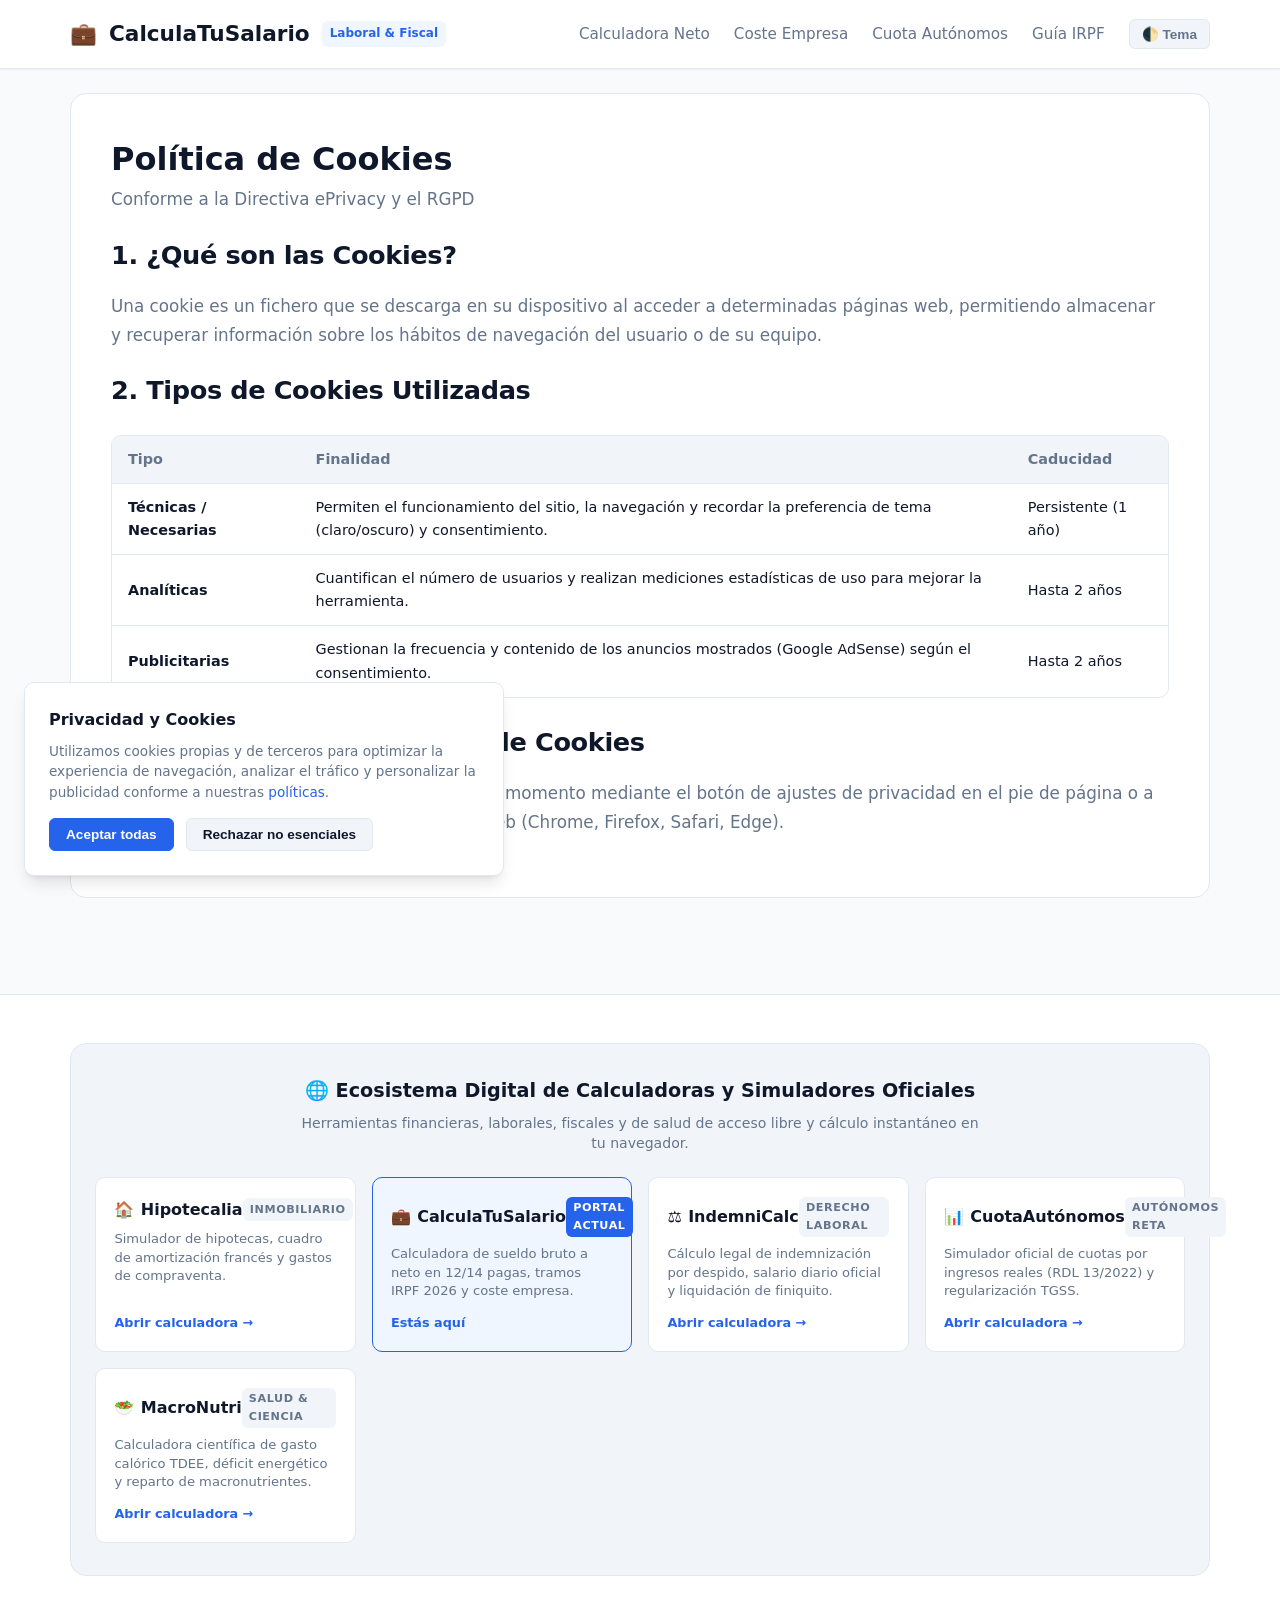
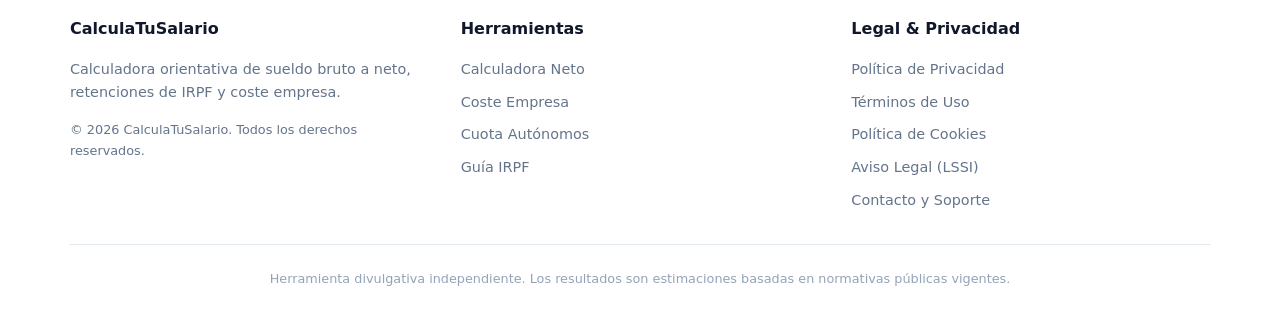
<file: cookies.html>
<!DOCTYPE html>
<html lang="es" data-theme="light">
<head>
  <meta charset="UTF-8">
  <meta name="viewport" content="width=device-width, initial-scale=1.0">
  <title>Política de Cookies | CalculaTuSalario</title>
  <meta name="description" content="Política de Cookies de CalculaTuSalario. Cumplimiento normativo RGPD y LSSI.">
  <meta name="enterprise-site-slug" content="calculatusalario">
  <link rel="canonical" href="https://sergiosanles2000.github.io/calcula-tu-salario/cookies.html">
  
  <!-- Open Graph / Social Sharing -->
  <meta property="og:type" content="website">
  <meta property="og:url" content="https://sergiosanles2000.github.io/calcula-tu-salario/cookies.html">
  <meta property="og:title" content="Política de Cookies | CalculaTuSalario">
  <meta property="og:description" content="Política de Cookies de CalculaTuSalario. Cumplimiento normativo RGPD y LSSI.">
  <meta property="og:site_name" content="CalculaTuSalario">
  
  <!-- Twitter Card -->
  <meta name="twitter:card" content="summary_large_image">
  <meta name="twitter:title" content="Política de Cookies">
  <meta name="twitter:description" content="Política de Cookies de CalculaTuSalario. Cumplimiento normativo RGPD y LSSI.">

  <!-- Google Consent Mode v2 (RGPD / ePrivacy: Default denied before explicit user action) -->
  <script>
    window.dataLayer = window.dataLayer || [];
    function gtag(){dataLayer.push(arguments);}
    gtag('consent', 'default', {
      'ad_storage': 'denied',
      'ad_user_data': 'denied',
      'ad_personalization': 'denied',
      'analytics_storage': 'denied',
      'wait_for_update': 500
    });
  </script>
  <!-- Google Analytics 4 (gtag.js): Preparado para activacion via core/analytics_config.json o GA_MEASUREMENT_ID -->
  <!-- <script async src="https://www.googletagmanager.com/gtag/js?id=G-XXXXXXXXXX"></script> -->

  <!-- Google AdSense: Listo para activacion tras aprobacion de la cuenta -->
  <!-- <script async src="https://pagead2.googlesyndication.com/pagead/js/adsbygoogle.js?client=ca-pub-XXXXXXXXXXXXXXXX" crossorigin="anonymous"></script> -->

  <link rel="stylesheet" href="style.css">
  
</head>
<body>

  <!-- Site Navigation -->
  <header class="site-header">
    <div class="container header-inner">
      <a href="index.html" class="brand-logo">
        <span>💼</span>
        <span>CalculaTuSalario</span>
        <span class="brand-badge">Laboral & Fiscal</span>
      </a>
      <ul class="nav-links">
        <li><a href="#salary-form">Calculadora Neto</a></li><li><a href="#resCompanyCostAnnual">Coste Empresa</a></li><li><a href="#autoNetIncome">Cuota Autónomos</a></li><li><a href="#editorial-guide">Guía IRPF</a></li>
        <li>
          <button id="theme-toggle" class="theme-toggle-btn" aria-label="Cambiar tema de color">
            🌓 Tema
          </button>
        </li>
      </ul>
    </div>
  </header>

  <!-- Main Content Area -->
  <main class="container" style="padding-top: 1.5rem; padding-bottom: 3rem;">
    
    
    <div class="editorial-section">
      <h1>Política de Cookies</h1>
      <p class="form-help">Conforme a la Directiva ePrivacy y el RGPD</p>
      
      <h2>1. ¿Qué son las Cookies?</h2>
      <p>Una cookie es un fichero que se descarga en su dispositivo al acceder a determinadas páginas web, permitiendo almacenar y recuperar información sobre los hábitos de navegación del usuario o de su equipo.</p>
      
      <h2>2. Tipos de Cookies Utilizadas</h2>
      <div class="table-responsive">
        <table class="data-table">
          <thead>
            <tr>
              <th>Tipo</th>
              <th>Finalidad</th>
              <th>Caducidad</th>
            </tr>
          </thead>
          <tbody>
            <tr>
              <td><strong>Técnicas / Necesarias</strong></td>
              <td>Permiten el funcionamiento del sitio, la navegación y recordar la preferencia de tema (claro/oscuro) y consentimiento.</td>
              <td>Persistente (1 año)</td>
            </tr>
            <tr>
              <td><strong>Analíticas</strong></td>
              <td>Cuantifican el número de usuarios y realizan mediciones estadísticas de uso para mejorar la herramienta.</td>
              <td>Hasta 2 años</td>
            </tr>
            <tr>
              <td><strong>Publicitarias</strong></td>
              <td>Gestionan la frecuencia y contenido de los anuncios mostrados (Google AdSense) según el consentimiento.</td>
              <td>Hasta 2 años</td>
            </tr>
          </tbody>
        </table>
      </div>
      
      <h2>3. Gestión y Configuración de Cookies</h2>
      <p>Puede modificar sus preferencias en cualquier momento mediante el botón de ajustes de privacidad en el pie de página o a través de la configuración de su navegador web (Chrome, Firefox, Safari, Edge).</p>
    </div>
    
  </main>

  <!-- Site Footer -->
  <footer class="site-footer">
    <div class="container">
      
      <!-- Strategic Cross-Linking Network (Ecosistema de Herramientas Gratuitas) -->
      <div class="footer-network" role="navigation" aria-label="Red de calculadoras especializadas">
        <div class="footer-network-header">
          <div class="footer-network-title">🌐 Ecosistema Digital de Calculadoras y Simuladores Oficiales</div>
          <p class="footer-network-subtitle">Herramientas financieras, laborales, fiscales y de salud de acceso libre y cálculo instantáneo en tu navegador.</p>
        </div>
        <div class="network-grid">
          <a href="https://sergiosanles2000.github.io/hipotecalia-app/" class="network-card" title="Hipotecalia - Simulador de hipotecas, cuadro de amortización francés y gastos de compraventa.">
            <div>
              <div class="network-card-top">
                <span class="network-card-brand"><span>🏠</span> Hipotecalia</span>
                <span class="network-card-tag">Inmobiliario</span>
              </div>
              <p class="network-card-desc">Simulador de hipotecas, cuadro de amortización francés y gastos de compraventa.</p>
            </div>
            <span class="network-card-action">Abrir calculadora &rarr;</span>
          </a>
          <a href="index.html" class="network-card is-current" title="CalculaTuSalario - Calculadora de sueldo bruto a neto en 12/14 pagas, tramos IRPF 2026 y coste empresa.">
            <div>
              <div class="network-card-top">
                <span class="network-card-brand"><span>💼</span> CalculaTuSalario</span>
                <span class="network-card-tag">Portal Actual</span>
              </div>
              <p class="network-card-desc">Calculadora de sueldo bruto a neto en 12/14 pagas, tramos IRPF 2026 y coste empresa.</p>
            </div>
            <span class="network-card-action">Estás aquí</span>
          </a>
          <a href="https://sergiosanles2000.github.io/indemnicalc-app/" class="network-card" title="IndemniCalc - Cálculo legal de indemnización por despido, salario diario oficial y liquidación de finiquito.">
            <div>
              <div class="network-card-top">
                <span class="network-card-brand"><span>⚖️</span> IndemniCalc</span>
                <span class="network-card-tag">Derecho Laboral</span>
              </div>
              <p class="network-card-desc">Cálculo legal de indemnización por despido, salario diario oficial y liquidación de finiquito.</p>
            </div>
            <span class="network-card-action">Abrir calculadora &rarr;</span>
          </a>
          <a href="https://sergiosanles2000.github.io/cuotaautonomos-app/" class="network-card" title="CuotaAutónomos - Simulador oficial de cuotas por ingresos reales (RDL 13/2022) y regularización TGSS.">
            <div>
              <div class="network-card-top">
                <span class="network-card-brand"><span>📊</span> CuotaAutónomos</span>
                <span class="network-card-tag">Autónomos RETA</span>
              </div>
              <p class="network-card-desc">Simulador oficial de cuotas por ingresos reales (RDL 13/2022) y regularización TGSS.</p>
            </div>
            <span class="network-card-action">Abrir calculadora &rarr;</span>
          </a>
          <a href="https://sergiosanles2000.github.io/macronutri-calc/" class="network-card" title="MacroNutri - Calculadora científica de gasto calórico TDEE, déficit energético y reparto de macronutrientes.">
            <div>
              <div class="network-card-top">
                <span class="network-card-brand"><span>🥗</span> MacroNutri</span>
                <span class="network-card-tag">Salud & Ciencia</span>
              </div>
              <p class="network-card-desc">Calculadora científica de gasto calórico TDEE, déficit energético y reparto de macronutrientes.</p>
            </div>
            <span class="network-card-action">Abrir calculadora &rarr;</span>
          </a>
        </div>
      </div>
      <div class="footer-grid">
        <div class="footer-col">
          <h4>CalculaTuSalario</h4>
          <p style="font-size: 0.9rem; margin-bottom: 1rem;">Calculadora orientativa de sueldo bruto a neto, retenciones de IRPF y coste empresa.</p>
          <p class="form-help">&copy; 2026 CalculaTuSalario. Todos los derechos reservados.</p>
        </div>
        <div class="footer-col">
          <h4>Herramientas</h4>
          <ul class="footer-links">
            <li><a href="#salary-form">Calculadora Neto</a></li><li><a href="#resCompanyCostAnnual">Coste Empresa</a></li><li><a href="#autoNetIncome">Cuota Autónomos</a></li><li><a href="#editorial-guide">Guía IRPF</a></li>
          </ul>
        </div>
        <div class="footer-col">
          <h4>Legal & Privacidad</h4>
          <ul class="footer-links">
            <li><a href="privacidad.html">Política de Privacidad</a></li>
            <li><a href="terminos.html">Términos de Uso</a></li>
            <li><a href="cookies.html">Política de Cookies</a></li>
            <li><a href="aviso-legal.html">Aviso Legal (LSSI)</a></li>
            <li><a href="contacto.html">Contacto y Soporte</a></li>
          </ul>
        </div>
      </div>
      <div class="footer-bottom">
        <p>Herramienta divulgativa independiente. Los resultados son estimaciones basadas en normativas públicas vigentes.</p>
      </div>
    </div>
  </footer>

  <!-- GDPR / ePrivacy Cookie Consent Banner -->
  <div id="cookie-banner" role="dialog" aria-modal="true" aria-labelledby="cookie-title">
    <h4 id="cookie-title" style="margin-bottom: 0.5rem; font-size: 1rem;">Privacidad y Cookies</h4>
    <p>Utilizamos cookies propias y de terceros para optimizar la experiencia de navegación, analizar el tráfico y personalizar la publicidad conforme a nuestras <a href="privacidad.html">políticas</a>.</p>
    <div class="cookie-actions">
      <button id="cookie-accept" class="btn-cookie btn-cookie-accept">Aceptar todas</button>
      <button id="cookie-reject" class="btn-cookie">Rechazar no esenciales</button>
    </div>
  </div>

  

  <script src="common.js"></script>
  <script src="app.js"></script>
</body>
</html>
</file>
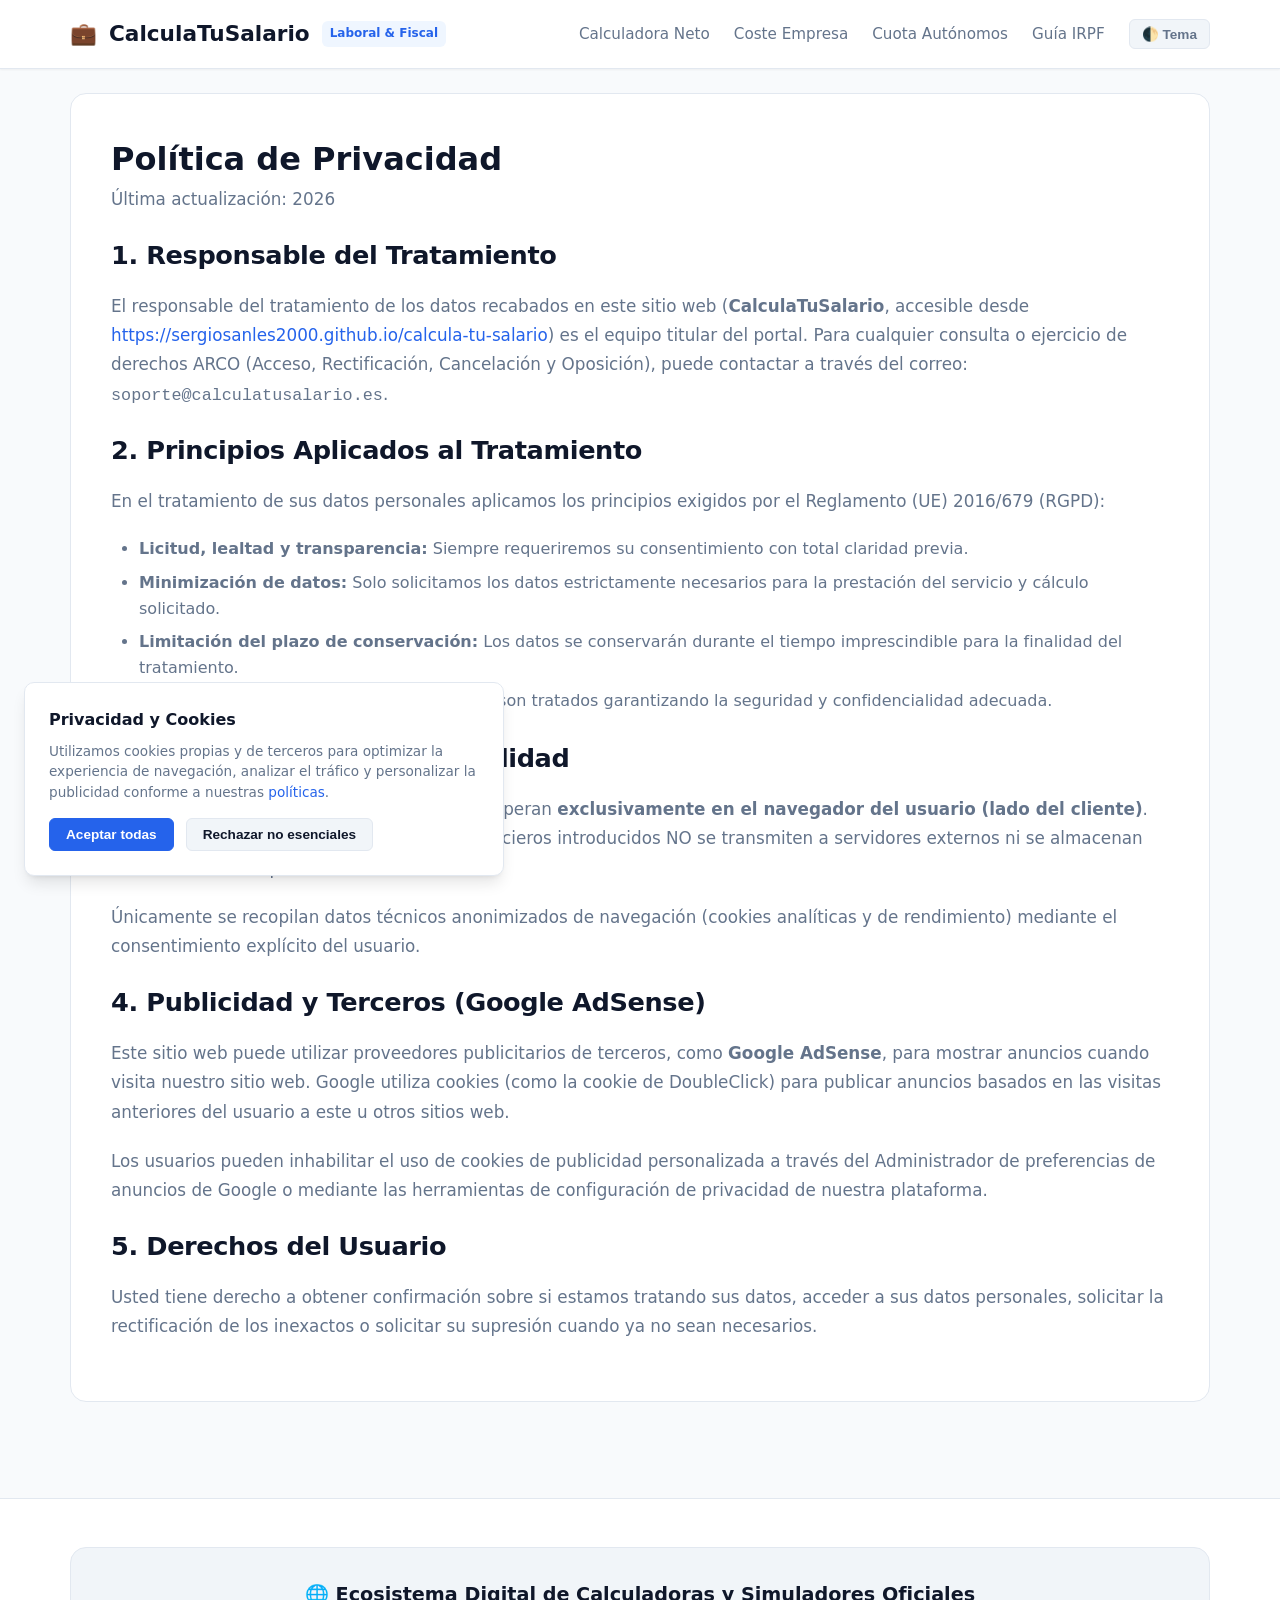
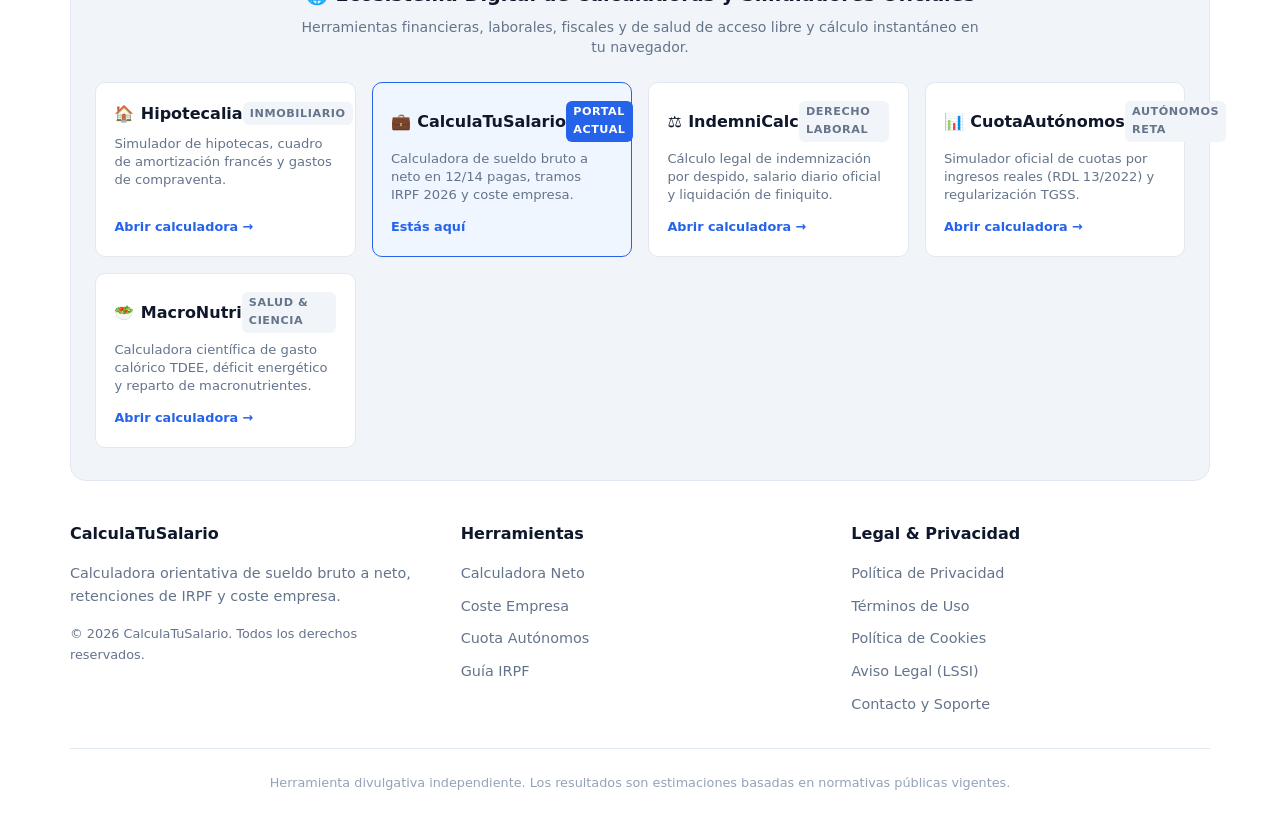
<file: privacidad.html>
<!DOCTYPE html>
<html lang="es" data-theme="light">
<head>
  <meta charset="UTF-8">
  <meta name="viewport" content="width=device-width, initial-scale=1.0">
  <title>Política de Privacidad | CalculaTuSalario</title>
  <meta name="description" content="Política de Privacidad de CalculaTuSalario. Cumplimiento normativo RGPD y LSSI.">
  <meta name="enterprise-site-slug" content="calculatusalario">
  <link rel="canonical" href="https://sergiosanles2000.github.io/calcula-tu-salario/privacidad.html">
  
  <!-- Open Graph / Social Sharing -->
  <meta property="og:type" content="website">
  <meta property="og:url" content="https://sergiosanles2000.github.io/calcula-tu-salario/privacidad.html">
  <meta property="og:title" content="Política de Privacidad | CalculaTuSalario">
  <meta property="og:description" content="Política de Privacidad de CalculaTuSalario. Cumplimiento normativo RGPD y LSSI.">
  <meta property="og:site_name" content="CalculaTuSalario">
  
  <!-- Twitter Card -->
  <meta name="twitter:card" content="summary_large_image">
  <meta name="twitter:title" content="Política de Privacidad">
  <meta name="twitter:description" content="Política de Privacidad de CalculaTuSalario. Cumplimiento normativo RGPD y LSSI.">

  <!-- Google Consent Mode v2 (RGPD / ePrivacy: Default denied before explicit user action) -->
  <script>
    window.dataLayer = window.dataLayer || [];
    function gtag(){dataLayer.push(arguments);}
    gtag('consent', 'default', {
      'ad_storage': 'denied',
      'ad_user_data': 'denied',
      'ad_personalization': 'denied',
      'analytics_storage': 'denied',
      'wait_for_update': 500
    });
  </script>
  <!-- Google Analytics 4 (gtag.js): Preparado para activacion via core/analytics_config.json o GA_MEASUREMENT_ID -->
  <!-- <script async src="https://www.googletagmanager.com/gtag/js?id=G-XXXXXXXXXX"></script> -->

  <!-- Google AdSense: Listo para activacion tras aprobacion de la cuenta -->
  <!-- <script async src="https://pagead2.googlesyndication.com/pagead/js/adsbygoogle.js?client=ca-pub-XXXXXXXXXXXXXXXX" crossorigin="anonymous"></script> -->

  <link rel="stylesheet" href="style.css">
  
</head>
<body>

  <!-- Site Navigation -->
  <header class="site-header">
    <div class="container header-inner">
      <a href="index.html" class="brand-logo">
        <span>💼</span>
        <span>CalculaTuSalario</span>
        <span class="brand-badge">Laboral & Fiscal</span>
      </a>
      <ul class="nav-links">
        <li><a href="#salary-form">Calculadora Neto</a></li><li><a href="#resCompanyCostAnnual">Coste Empresa</a></li><li><a href="#autoNetIncome">Cuota Autónomos</a></li><li><a href="#editorial-guide">Guía IRPF</a></li>
        <li>
          <button id="theme-toggle" class="theme-toggle-btn" aria-label="Cambiar tema de color">
            🌓 Tema
          </button>
        </li>
      </ul>
    </div>
  </header>

  <!-- Main Content Area -->
  <main class="container" style="padding-top: 1.5rem; padding-bottom: 3rem;">
    
    
    <div class="editorial-section">
      <h1>Política de Privacidad</h1>
      <p class="form-help">Última actualización: 2026</p>
      
      <h2>1. Responsable del Tratamiento</h2>
      <p>El responsable del tratamiento de los datos recabados en este sitio web (<strong>CalculaTuSalario</strong>, accesible desde <a href="https://sergiosanles2000.github.io/calcula-tu-salario">https://sergiosanles2000.github.io/calcula-tu-salario</a>) es el equipo titular del portal. Para cualquier consulta o ejercicio de derechos ARCO (Acceso, Rectificación, Cancelación y Oposición), puede contactar a través del correo: <code>soporte@calculatusalario.es</code>.</p>
      
      <h2>2. Principios Aplicados al Tratamiento</h2>
      <p>En el tratamiento de sus datos personales aplicamos los principios exigidos por el Reglamento (UE) 2016/679 (RGPD):</p>
      <ul>
        <li><strong>Licitud, lealtad y transparencia:</strong> Siempre requeriremos su consentimiento con total claridad previa.</li>
        <li><strong>Minimización de datos:</strong> Solo solicitamos los datos estrictamente necesarios para la prestación del servicio y cálculo solicitado.</li>
        <li><strong>Limitación del plazo de conservación:</strong> Los datos se conservarán durante el tiempo imprescindible para la finalidad del tratamiento.</li>
        <li><strong>Integridad y confidencialidad:</strong> Sus datos son tratados garantizando la seguridad y confidencialidad adecuada.</li>
      </ul>
      
      <h2>3. Datos Recopilados y Finalidad</h2>
      <p>Las calculadoras y herramientas interactivas operan <strong>exclusivamente en el navegador del usuario (lado del cliente)</strong>. Los importes numéricos, salarios o datos financieros introducidos NO se transmiten a servidores externos ni se almacenan en bases de datos personales.</p>
      <p>Únicamente se recopilan datos técnicos anonimizados de navegación (cookies analíticas y de rendimiento) mediante el consentimiento explícito del usuario.</p>
      
      <h2>4. Publicidad y Terceros (Google AdSense)</h2>
      <p>Este sitio web puede utilizar proveedores publicitarios de terceros, como <strong>Google AdSense</strong>, para mostrar anuncios cuando visita nuestro sitio web. Google utiliza cookies (como la cookie de DoubleClick) para publicar anuncios basados en las visitas anteriores del usuario a este u otros sitios web.</p>
      <p>Los usuarios pueden inhabilitar el uso de cookies de publicidad personalizada a través del Administrador de preferencias de anuncios de Google o mediante las herramientas de configuración de privacidad de nuestra plataforma.</p>
      
      <h2>5. Derechos del Usuario</h2>
      <p>Usted tiene derecho a obtener confirmación sobre si estamos tratando sus datos, acceder a sus datos personales, solicitar la rectificación de los inexactos o solicitar su supresión cuando ya no sean necesarios.</p>
    </div>
    
  </main>

  <!-- Site Footer -->
  <footer class="site-footer">
    <div class="container">
      
      <!-- Strategic Cross-Linking Network (Ecosistema de Herramientas Gratuitas) -->
      <div class="footer-network" role="navigation" aria-label="Red de calculadoras especializadas">
        <div class="footer-network-header">
          <div class="footer-network-title">🌐 Ecosistema Digital de Calculadoras y Simuladores Oficiales</div>
          <p class="footer-network-subtitle">Herramientas financieras, laborales, fiscales y de salud de acceso libre y cálculo instantáneo en tu navegador.</p>
        </div>
        <div class="network-grid">
          <a href="https://sergiosanles2000.github.io/hipotecalia-app/" class="network-card" title="Hipotecalia - Simulador de hipotecas, cuadro de amortización francés y gastos de compraventa.">
            <div>
              <div class="network-card-top">
                <span class="network-card-brand"><span>🏠</span> Hipotecalia</span>
                <span class="network-card-tag">Inmobiliario</span>
              </div>
              <p class="network-card-desc">Simulador de hipotecas, cuadro de amortización francés y gastos de compraventa.</p>
            </div>
            <span class="network-card-action">Abrir calculadora &rarr;</span>
          </a>
          <a href="index.html" class="network-card is-current" title="CalculaTuSalario - Calculadora de sueldo bruto a neto en 12/14 pagas, tramos IRPF 2026 y coste empresa.">
            <div>
              <div class="network-card-top">
                <span class="network-card-brand"><span>💼</span> CalculaTuSalario</span>
                <span class="network-card-tag">Portal Actual</span>
              </div>
              <p class="network-card-desc">Calculadora de sueldo bruto a neto en 12/14 pagas, tramos IRPF 2026 y coste empresa.</p>
            </div>
            <span class="network-card-action">Estás aquí</span>
          </a>
          <a href="https://sergiosanles2000.github.io/indemnicalc-app/" class="network-card" title="IndemniCalc - Cálculo legal de indemnización por despido, salario diario oficial y liquidación de finiquito.">
            <div>
              <div class="network-card-top">
                <span class="network-card-brand"><span>⚖️</span> IndemniCalc</span>
                <span class="network-card-tag">Derecho Laboral</span>
              </div>
              <p class="network-card-desc">Cálculo legal de indemnización por despido, salario diario oficial y liquidación de finiquito.</p>
            </div>
            <span class="network-card-action">Abrir calculadora &rarr;</span>
          </a>
          <a href="https://sergiosanles2000.github.io/cuotaautonomos-app/" class="network-card" title="CuotaAutónomos - Simulador oficial de cuotas por ingresos reales (RDL 13/2022) y regularización TGSS.">
            <div>
              <div class="network-card-top">
                <span class="network-card-brand"><span>📊</span> CuotaAutónomos</span>
                <span class="network-card-tag">Autónomos RETA</span>
              </div>
              <p class="network-card-desc">Simulador oficial de cuotas por ingresos reales (RDL 13/2022) y regularización TGSS.</p>
            </div>
            <span class="network-card-action">Abrir calculadora &rarr;</span>
          </a>
          <a href="https://sergiosanles2000.github.io/macronutri-calc/" class="network-card" title="MacroNutri - Calculadora científica de gasto calórico TDEE, déficit energético y reparto de macronutrientes.">
            <div>
              <div class="network-card-top">
                <span class="network-card-brand"><span>🥗</span> MacroNutri</span>
                <span class="network-card-tag">Salud & Ciencia</span>
              </div>
              <p class="network-card-desc">Calculadora científica de gasto calórico TDEE, déficit energético y reparto de macronutrientes.</p>
            </div>
            <span class="network-card-action">Abrir calculadora &rarr;</span>
          </a>
        </div>
      </div>
      <div class="footer-grid">
        <div class="footer-col">
          <h4>CalculaTuSalario</h4>
          <p style="font-size: 0.9rem; margin-bottom: 1rem;">Calculadora orientativa de sueldo bruto a neto, retenciones de IRPF y coste empresa.</p>
          <p class="form-help">&copy; 2026 CalculaTuSalario. Todos los derechos reservados.</p>
        </div>
        <div class="footer-col">
          <h4>Herramientas</h4>
          <ul class="footer-links">
            <li><a href="#salary-form">Calculadora Neto</a></li><li><a href="#resCompanyCostAnnual">Coste Empresa</a></li><li><a href="#autoNetIncome">Cuota Autónomos</a></li><li><a href="#editorial-guide">Guía IRPF</a></li>
          </ul>
        </div>
        <div class="footer-col">
          <h4>Legal & Privacidad</h4>
          <ul class="footer-links">
            <li><a href="privacidad.html">Política de Privacidad</a></li>
            <li><a href="terminos.html">Términos de Uso</a></li>
            <li><a href="cookies.html">Política de Cookies</a></li>
            <li><a href="aviso-legal.html">Aviso Legal (LSSI)</a></li>
            <li><a href="contacto.html">Contacto y Soporte</a></li>
          </ul>
        </div>
      </div>
      <div class="footer-bottom">
        <p>Herramienta divulgativa independiente. Los resultados son estimaciones basadas en normativas públicas vigentes.</p>
      </div>
    </div>
  </footer>

  <!-- GDPR / ePrivacy Cookie Consent Banner -->
  <div id="cookie-banner" role="dialog" aria-modal="true" aria-labelledby="cookie-title">
    <h4 id="cookie-title" style="margin-bottom: 0.5rem; font-size: 1rem;">Privacidad y Cookies</h4>
    <p>Utilizamos cookies propias y de terceros para optimizar la experiencia de navegación, analizar el tráfico y personalizar la publicidad conforme a nuestras <a href="privacidad.html">políticas</a>.</p>
    <div class="cookie-actions">
      <button id="cookie-accept" class="btn-cookie btn-cookie-accept">Aceptar todas</button>
      <button id="cookie-reject" class="btn-cookie">Rechazar no esenciales</button>
    </div>
  </div>

  

  <script src="common.js"></script>
  <script src="app.js"></script>
</body>
</html>
</file>
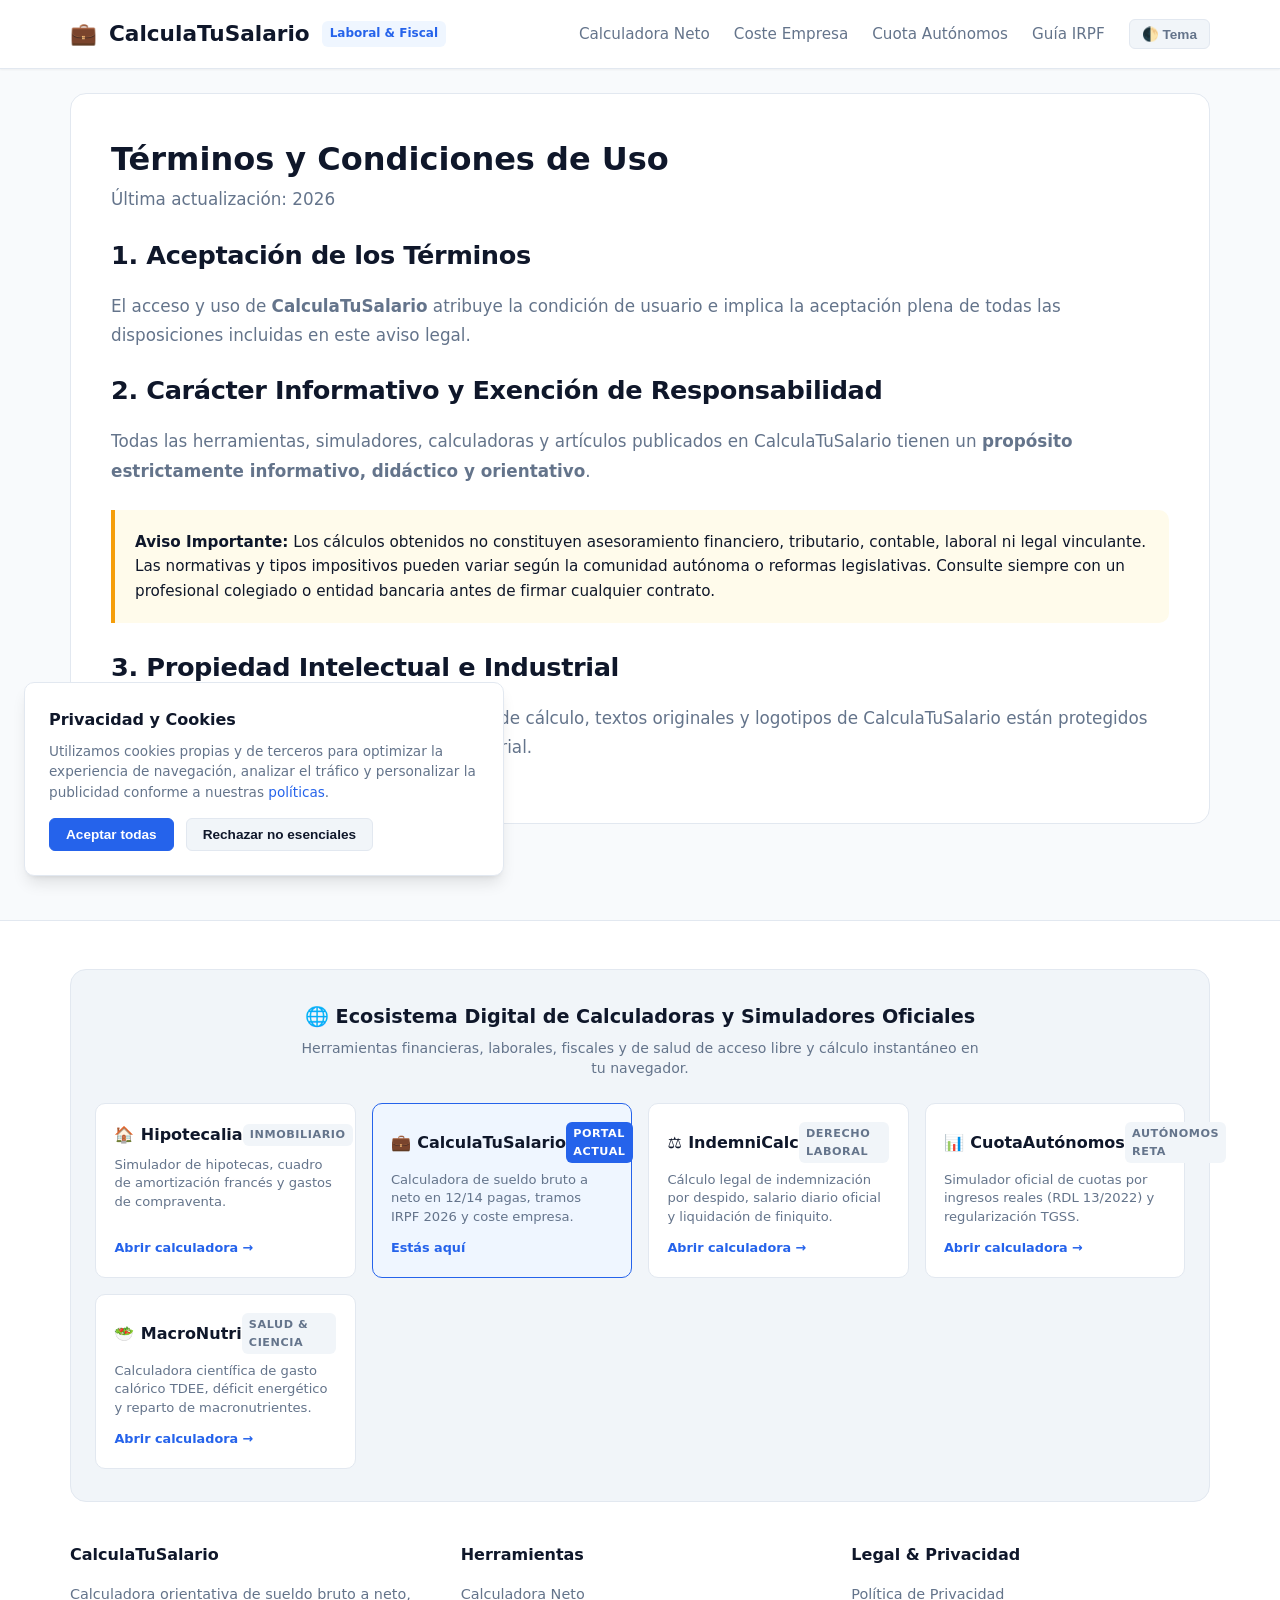
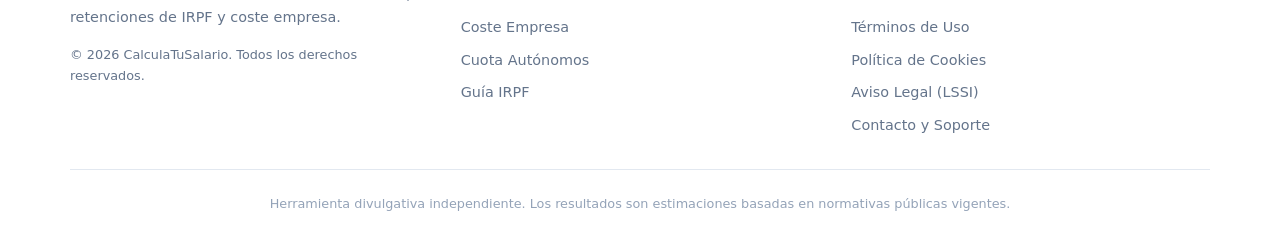
<file: terminos.html>
<!DOCTYPE html>
<html lang="es" data-theme="light">
<head>
  <meta charset="UTF-8">
  <meta name="viewport" content="width=device-width, initial-scale=1.0">
  <title>Términos y Condiciones de Uso | CalculaTuSalario</title>
  <meta name="description" content="Términos y Condiciones de Uso de CalculaTuSalario. Cumplimiento normativo RGPD y LSSI.">
  <meta name="enterprise-site-slug" content="calculatusalario">
  <link rel="canonical" href="https://sergiosanles2000.github.io/calcula-tu-salario/terminos.html">
  
  <!-- Open Graph / Social Sharing -->
  <meta property="og:type" content="website">
  <meta property="og:url" content="https://sergiosanles2000.github.io/calcula-tu-salario/terminos.html">
  <meta property="og:title" content="Términos y Condiciones de Uso | CalculaTuSalario">
  <meta property="og:description" content="Términos y Condiciones de Uso de CalculaTuSalario. Cumplimiento normativo RGPD y LSSI.">
  <meta property="og:site_name" content="CalculaTuSalario">
  
  <!-- Twitter Card -->
  <meta name="twitter:card" content="summary_large_image">
  <meta name="twitter:title" content="Términos y Condiciones de Uso">
  <meta name="twitter:description" content="Términos y Condiciones de Uso de CalculaTuSalario. Cumplimiento normativo RGPD y LSSI.">

  <!-- Google Consent Mode v2 (RGPD / ePrivacy: Default denied before explicit user action) -->
  <script>
    window.dataLayer = window.dataLayer || [];
    function gtag(){dataLayer.push(arguments);}
    gtag('consent', 'default', {
      'ad_storage': 'denied',
      'ad_user_data': 'denied',
      'ad_personalization': 'denied',
      'analytics_storage': 'denied',
      'wait_for_update': 500
    });
  </script>
  <!-- Google Analytics 4 (gtag.js): Preparado para activacion via core/analytics_config.json o GA_MEASUREMENT_ID -->
  <!-- <script async src="https://www.googletagmanager.com/gtag/js?id=G-XXXXXXXXXX"></script> -->

  <!-- Google AdSense: Listo para activacion tras aprobacion de la cuenta -->
  <!-- <script async src="https://pagead2.googlesyndication.com/pagead/js/adsbygoogle.js?client=ca-pub-XXXXXXXXXXXXXXXX" crossorigin="anonymous"></script> -->

  <link rel="stylesheet" href="style.css">
  
</head>
<body>

  <!-- Site Navigation -->
  <header class="site-header">
    <div class="container header-inner">
      <a href="index.html" class="brand-logo">
        <span>💼</span>
        <span>CalculaTuSalario</span>
        <span class="brand-badge">Laboral & Fiscal</span>
      </a>
      <ul class="nav-links">
        <li><a href="#salary-form">Calculadora Neto</a></li><li><a href="#resCompanyCostAnnual">Coste Empresa</a></li><li><a href="#autoNetIncome">Cuota Autónomos</a></li><li><a href="#editorial-guide">Guía IRPF</a></li>
        <li>
          <button id="theme-toggle" class="theme-toggle-btn" aria-label="Cambiar tema de color">
            🌓 Tema
          </button>
        </li>
      </ul>
    </div>
  </header>

  <!-- Main Content Area -->
  <main class="container" style="padding-top: 1.5rem; padding-bottom: 3rem;">
    
    
    <div class="editorial-section">
      <h1>Términos y Condiciones de Uso</h1>
      <p class="form-help">Última actualización: 2026</p>
      
      <h2>1. Aceptación de los Términos</h2>
      <p>El acceso y uso de <strong>CalculaTuSalario</strong> atribuye la condición de usuario e implica la aceptación plena de todas las disposiciones incluidas en este aviso legal.</p>
      
      <h2>2. Carácter Informativo y Exención de Responsabilidad</h2>
      <p>Todas las herramientas, simuladores, calculadoras y artículos publicados en CalculaTuSalario tienen un <strong>propósito estrictamente informativo, didáctico y orientativo</strong>.</p>
      <div class="callout callout-warning">
        <strong>Aviso Importante:</strong> Los cálculos obtenidos no constituyen asesoramiento financiero, tributario, contable, laboral ni legal vinculante. Las normativas y tipos impositivos pueden variar según la comunidad autónoma o reformas legislativas. Consulte siempre con un profesional colegiado o entidad bancaria antes de firmar cualquier contrato.
      </div>
      
      <h2>3. Propiedad Intelectual e Industrial</h2>
      <p>El código fuente, diseños gráficos, algoritmos de cálculo, textos originales y logotipos de CalculaTuSalario están protegidos por las leyes de propiedad intelectual e industrial.</p>
    </div>
    
  </main>

  <!-- Site Footer -->
  <footer class="site-footer">
    <div class="container">
      
      <!-- Strategic Cross-Linking Network (Ecosistema de Herramientas Gratuitas) -->
      <div class="footer-network" role="navigation" aria-label="Red de calculadoras especializadas">
        <div class="footer-network-header">
          <div class="footer-network-title">🌐 Ecosistema Digital de Calculadoras y Simuladores Oficiales</div>
          <p class="footer-network-subtitle">Herramientas financieras, laborales, fiscales y de salud de acceso libre y cálculo instantáneo en tu navegador.</p>
        </div>
        <div class="network-grid">
          <a href="https://sergiosanles2000.github.io/hipotecalia-app/" class="network-card" title="Hipotecalia - Simulador de hipotecas, cuadro de amortización francés y gastos de compraventa.">
            <div>
              <div class="network-card-top">
                <span class="network-card-brand"><span>🏠</span> Hipotecalia</span>
                <span class="network-card-tag">Inmobiliario</span>
              </div>
              <p class="network-card-desc">Simulador de hipotecas, cuadro de amortización francés y gastos de compraventa.</p>
            </div>
            <span class="network-card-action">Abrir calculadora &rarr;</span>
          </a>
          <a href="index.html" class="network-card is-current" title="CalculaTuSalario - Calculadora de sueldo bruto a neto en 12/14 pagas, tramos IRPF 2026 y coste empresa.">
            <div>
              <div class="network-card-top">
                <span class="network-card-brand"><span>💼</span> CalculaTuSalario</span>
                <span class="network-card-tag">Portal Actual</span>
              </div>
              <p class="network-card-desc">Calculadora de sueldo bruto a neto en 12/14 pagas, tramos IRPF 2026 y coste empresa.</p>
            </div>
            <span class="network-card-action">Estás aquí</span>
          </a>
          <a href="https://sergiosanles2000.github.io/indemnicalc-app/" class="network-card" title="IndemniCalc - Cálculo legal de indemnización por despido, salario diario oficial y liquidación de finiquito.">
            <div>
              <div class="network-card-top">
                <span class="network-card-brand"><span>⚖️</span> IndemniCalc</span>
                <span class="network-card-tag">Derecho Laboral</span>
              </div>
              <p class="network-card-desc">Cálculo legal de indemnización por despido, salario diario oficial y liquidación de finiquito.</p>
            </div>
            <span class="network-card-action">Abrir calculadora &rarr;</span>
          </a>
          <a href="https://sergiosanles2000.github.io/cuotaautonomos-app/" class="network-card" title="CuotaAutónomos - Simulador oficial de cuotas por ingresos reales (RDL 13/2022) y regularización TGSS.">
            <div>
              <div class="network-card-top">
                <span class="network-card-brand"><span>📊</span> CuotaAutónomos</span>
                <span class="network-card-tag">Autónomos RETA</span>
              </div>
              <p class="network-card-desc">Simulador oficial de cuotas por ingresos reales (RDL 13/2022) y regularización TGSS.</p>
            </div>
            <span class="network-card-action">Abrir calculadora &rarr;</span>
          </a>
          <a href="https://sergiosanles2000.github.io/macronutri-calc/" class="network-card" title="MacroNutri - Calculadora científica de gasto calórico TDEE, déficit energético y reparto de macronutrientes.">
            <div>
              <div class="network-card-top">
                <span class="network-card-brand"><span>🥗</span> MacroNutri</span>
                <span class="network-card-tag">Salud & Ciencia</span>
              </div>
              <p class="network-card-desc">Calculadora científica de gasto calórico TDEE, déficit energético y reparto de macronutrientes.</p>
            </div>
            <span class="network-card-action">Abrir calculadora &rarr;</span>
          </a>
        </div>
      </div>
      <div class="footer-grid">
        <div class="footer-col">
          <h4>CalculaTuSalario</h4>
          <p style="font-size: 0.9rem; margin-bottom: 1rem;">Calculadora orientativa de sueldo bruto a neto, retenciones de IRPF y coste empresa.</p>
          <p class="form-help">&copy; 2026 CalculaTuSalario. Todos los derechos reservados.</p>
        </div>
        <div class="footer-col">
          <h4>Herramientas</h4>
          <ul class="footer-links">
            <li><a href="#salary-form">Calculadora Neto</a></li><li><a href="#resCompanyCostAnnual">Coste Empresa</a></li><li><a href="#autoNetIncome">Cuota Autónomos</a></li><li><a href="#editorial-guide">Guía IRPF</a></li>
          </ul>
        </div>
        <div class="footer-col">
          <h4>Legal & Privacidad</h4>
          <ul class="footer-links">
            <li><a href="privacidad.html">Política de Privacidad</a></li>
            <li><a href="terminos.html">Términos de Uso</a></li>
            <li><a href="cookies.html">Política de Cookies</a></li>
            <li><a href="aviso-legal.html">Aviso Legal (LSSI)</a></li>
            <li><a href="contacto.html">Contacto y Soporte</a></li>
          </ul>
        </div>
      </div>
      <div class="footer-bottom">
        <p>Herramienta divulgativa independiente. Los resultados son estimaciones basadas en normativas públicas vigentes.</p>
      </div>
    </div>
  </footer>

  <!-- GDPR / ePrivacy Cookie Consent Banner -->
  <div id="cookie-banner" role="dialog" aria-modal="true" aria-labelledby="cookie-title">
    <h4 id="cookie-title" style="margin-bottom: 0.5rem; font-size: 1rem;">Privacidad y Cookies</h4>
    <p>Utilizamos cookies propias y de terceros para optimizar la experiencia de navegación, analizar el tráfico y personalizar la publicidad conforme a nuestras <a href="privacidad.html">políticas</a>.</p>
    <div class="cookie-actions">
      <button id="cookie-accept" class="btn-cookie btn-cookie-accept">Aceptar todas</button>
      <button id="cookie-reject" class="btn-cookie">Rechazar no esenciales</button>
    </div>
  </div>

  

  <script src="common.js"></script>
  <script src="app.js"></script>
</body>
</html>
</file>
<file: style.css>
/* ===================================================================
   AUTONOMOUS ENTERPRISE DESIGN SYSTEM (Engine v2.0)
   Modern, ultra-fast, mobile-first responsive framework with zero external dependencies.
   =================================================================== */

:root {
  --font-sans: system-ui, -apple-system, BlinkMacSystemFont, "Segoe UI", Roboto, "Helvetica Neue", Arial, sans-serif;
  --font-mono: ui-monospace, SFMono-Regular, Menlo, Monaco, Consolas, "Liberation Mono", "Courier New", monospace;
  
  /* Color Palette - Clean Professional Theme */
  --bg-primary: #f8fafc;
  --bg-surface: #ffffff;
  --bg-subtle: #f1f5f9;
  --bg-card: #ffffff;
  --border-color: #e2e8f0;
  --border-focus: #3b82f6;
  
  --text-main: #0f172a;
  --text-muted: #64748b;
  --text-light: #94a3b8;
  
  --primary: #2563eb;
  --primary-hover: #1d4ed8;
  --primary-subtle: #eff6ff;
  
  --success: #10b981;
  --success-subtle: #ecfdf5;
  --warning: #f59e0b;
  --warning-subtle: #fffbeb;
  --danger: #ef4444;
  --danger-subtle: #fef2f2;
  
  --shadow-sm: 0 1px 2px 0 rgba(0, 0, 0, 0.05);
  --shadow-md: 0 4px 6px -1px rgba(0, 0, 0, 0.1), 0 2px 4px -2px rgba(0, 0, 0, 0.1);
  --shadow-lg: 0 10px 15px -3px rgba(0, 0, 0, 0.1), 0 4px 6px -4px rgba(0, 0, 0, 0.1);
  
  --radius-sm: 6px;
  --radius-md: 10px;
  --radius-lg: 16px;
  
  --max-w-content: 1180px;
}

[data-theme="dark"] {
  --bg-primary: #0b0f19;
  --bg-surface: #111827;
  --bg-subtle: #1f2937;
  --bg-card: #151e32;
  --border-color: #2e3a52;
  --border-focus: #60a5fa;
  
  --text-main: #f8fafc;
  --text-muted: #94a3b8;
  --text-light: #64748b;
  
  --primary: #3b82f6;
  --primary-hover: #60a5fa;
  --primary-subtle: #1e293b;
}

/* Base Reset */
*, *::before, *::after {
  box-sizing: border-box;
  margin: 0;
  padding: 0;
}

body {
  font-family: var(--font-sans);
  background-color: var(--bg-primary);
  color: var(--text-main);
  line-height: 1.6;
  -webkit-font-smoothing: antialiased;
  min-height: 100vh;
  display: flex;
  flex-direction: column;
}

a {
  color: var(--primary);
  text-decoration: none;
  transition: color 0.15s ease;
}
a:hover {
  text-decoration: underline;
}

.container {
  width: 100%;
  max-width: var(--max-w-content);
  margin: 0 auto;
  padding: 0 1.25rem;
}

/* Header & Navigation */
.site-header {
  background-color: var(--bg-surface);
  border-bottom: 1px solid var(--border-color);
  position: sticky;
  top: 0;
  z-index: 50;
  box-shadow: var(--shadow-sm);
}
.header-inner {
  display: flex;
  align-items: center;
  justify-content: space-between;
  height: 4.25rem;
}
.brand-logo {
  display: flex;
  align-items: center;
  gap: 0.75rem;
  font-weight: 700;
  font-size: 1.35rem;
  color: var(--text-main);
  text-decoration: none;
}
.brand-badge {
  background: var(--primary-subtle);
  color: var(--primary);
  font-size: 0.75rem;
  padding: 0.2rem 0.5rem;
  border-radius: var(--radius-sm);
  font-weight: 600;
}
.nav-links {
  display: flex;
  align-items: center;
  gap: 1.5rem;
  list-style: none;
}
.nav-links a {
  color: var(--text-muted);
  font-weight: 500;
  font-size: 0.95rem;
}
.nav-links a:hover {
  color: var(--primary);
  text-decoration: none;
}
.theme-toggle-btn {
  background: var(--bg-subtle);
  border: 1px solid var(--border-color);
  color: var(--text-muted);
  padding: 0.4rem 0.75rem;
  border-radius: var(--radius-sm);
  cursor: pointer;
  font-size: 0.85rem;
  font-weight: 600;
  display: inline-flex;
  align-items: center;
  gap: 0.4rem;
}

/* Hero Section */
.hero {
  padding: 3rem 0 2rem;
  text-align: center;
}
.hero-badge {
  display: inline-block;
  background: var(--primary-subtle);
  color: var(--primary);
  font-weight: 600;
  font-size: 0.85rem;
  padding: 0.35rem 0.85rem;
  border-radius: 9999px;
  margin-bottom: 1rem;
}
.hero h1 {
  font-size: 2.25rem;
  font-weight: 800;
  letter-spacing: -0.025em;
  line-height: 1.25;
  margin-bottom: 1rem;
  max-width: 800px;
  margin-left: auto;
  margin-right: auto;
}
.hero p {
  font-size: 1.15rem;
  color: var(--text-muted);
  max-width: 680px;
  margin: 0 auto;
}

/* Interactive Calculator Layout */
.app-grid {
  display: grid;
  grid-template-columns: 1fr;
  gap: 2rem;
  margin-bottom: 3rem;
}
@media (min-width: 900px) {
  .app-grid {
    grid-template-columns: 1.1fr 0.9fr;
  }
}

.card {
  background: var(--bg-card);
  border: 1px solid var(--border-color);
  border-radius: var(--radius-lg);
  padding: 1.75rem;
  box-shadow: var(--shadow-sm);
}

.card-header {
  margin-bottom: 1.5rem;
  border-bottom: 1px solid var(--border-color);
  padding-bottom: 1rem;
}
.card-title {
  font-size: 1.25rem;
  font-weight: 700;
}
.card-subtitle {
  font-size: 0.875rem;
  color: var(--text-muted);
  margin-top: 0.25rem;
}

/* Forms & Inputs */
.form-group {
  margin-bottom: 1.25rem;
}
.form-label {
  display: flex;
  justify-content: space-between;
  align-items: center;
  font-size: 0.9rem;
  font-weight: 600;
  margin-bottom: 0.4rem;
  color: var(--text-main);
}
.form-help {
  font-size: 0.8rem;
  color: var(--text-muted);
  font-weight: normal;
}
.form-control {
  width: 100%;
  padding: 0.75rem 1rem;
  font-size: 1rem;
  background: var(--bg-surface);
  border: 1px solid var(--border-color);
  border-radius: var(--radius-sm);
  color: var(--text-main);
  outline: none;
  transition: border-color 0.15s, box-shadow 0.15s;
}
.form-control:focus {
  border-color: var(--border-focus);
  box-shadow: 0 0 0 3px rgba(59, 130, 246, 0.15);
}
.input-group {
  position: relative;
  display: flex;
  align-items: center;
}
.input-addon {
  position: absolute;
  right: 1rem;
  color: var(--text-muted);
  font-weight: 600;
  font-size: 0.9rem;
  pointer-events: none;
}

.btn {
  display: inline-flex;
  align-items: center;
  justify-content: center;
  gap: 0.5rem;
  padding: 0.75rem 1.5rem;
  font-size: 1rem;
  font-weight: 600;
  border-radius: var(--radius-sm);
  border: none;
  cursor: pointer;
  transition: all 0.15s ease;
  text-decoration: none;
}
.btn-primary {
  background: var(--primary);
  color: #ffffff;
}
.btn-primary:hover {
  background: var(--primary-hover);
  text-decoration: none;
}
.btn-block {
  width: 100%;
}

/* Results & KPI displays */
.kpi-grid {
  display: grid;
  grid-template-columns: repeat(auto-fit, minmax(140px, 1fr));
  gap: 1rem;
  margin-bottom: 1.5rem;
}
.kpi-card {
  background: var(--bg-subtle);
  border: 1px solid var(--border-color);
  border-radius: var(--radius-md);
  padding: 1.25rem;
  text-align: center;
}
.kpi-label {
  font-size: 0.8rem;
  color: var(--text-muted);
  font-weight: 600;
  text-transform: uppercase;
  letter-spacing: 0.05em;
  margin-bottom: 0.4rem;
}
.kpi-val {
  font-size: 1.75rem;
  font-weight: 800;
  color: var(--primary);
  line-height: 1.1;
}
.kpi-val.highlight {
  color: var(--success);
}

/* Tables */
.table-responsive {
  width: 100%;
  overflow-x: auto;
  margin: 1.5rem 0;
  border: 1px solid var(--border-color);
  border-radius: var(--radius-md);
}
.data-table {
  width: 100%;
  border-collapse: collapse;
  text-align: left;
  font-size: 0.9rem;
}
.data-table th {
  background: var(--bg-subtle);
  padding: 0.75rem 1rem;
  font-weight: 600;
  color: var(--text-muted);
  border-bottom: 1px solid var(--border-color);
}
.data-table td {
  padding: 0.75rem 1rem;
  border-bottom: 1px solid var(--border-color);
}
.data-table tr:last-child td {
  border-bottom: none;
}

/* Content & Editorial Sections */
.editorial-section {
  background: var(--bg-surface);
  border: 1px solid var(--border-color);
  border-radius: var(--radius-lg);
  padding: 2.5rem;
  margin-bottom: 3rem;
}
.editorial-section h2 {
  font-size: 1.6rem;
  font-weight: 800;
  margin-bottom: 1rem;
  color: var(--text-main);
  letter-spacing: -0.015em;
}
.editorial-section h3 {
  font-size: 1.25rem;
  font-weight: 700;
  margin: 1.5rem 0 0.75rem;
  color: var(--text-main);
}
.editorial-section p {
  margin-bottom: 1.25rem;
  color: var(--text-muted);
  font-size: 1.05rem;
  line-height: 1.75;
}
.editorial-section ul, .editorial-section ol {
  margin: 1rem 0 1.5rem 1.75rem;
  color: var(--text-muted);
}
.editorial-section li {
  margin-bottom: 0.5rem;
}

/* Notice & Callout */
.callout {
  border-left: 4px solid var(--primary);
  background: var(--primary-subtle);
  padding: 1.25rem;
  border-radius: 0 var(--radius-md) var(--radius-md) 0;
  margin: 1.5rem 0;
  font-size: 0.95rem;
}
.callout-warning {
  border-left-color: var(--warning);
  background: var(--warning-subtle);
}

/* FAQ Accordion */
.faq-list {
  display: flex;
  flex-direction: column;
  gap: 1rem;
  margin-top: 1.5rem;
}
.faq-item {
  border: 1px solid var(--border-color);
  border-radius: var(--radius-md);
  overflow: hidden;
  background: var(--bg-surface);
}
.faq-question {
  width: 100%;
  text-align: left;
  padding: 1.25rem;
  font-size: 1.05rem;
  font-weight: 600;
  background: none;
  border: none;
  cursor: pointer;
  display: flex;
  justify-content: space-between;
  align-items: center;
  color: var(--text-main);
}
.faq-answer {
  padding: 0 1.25rem 1.25rem;
  color: var(--text-muted);
  font-size: 0.95rem;
  line-height: 1.6;
  display: none;
}
.faq-item.active .faq-answer {
  display: block;
}

/* Monetization & Advertising Spaces (Better Ads Standards Compliant) */
.ad-slot-wrapper {
  margin: 2rem auto;
  text-align: center;
  max-width: 100%;
  clear: both;
}
.ad-slot-header-wrapper {
  margin: 1.5rem auto;
}
.ad-label {
  font-size: 0.7rem;
  color: var(--text-light);
  letter-spacing: 0.08em;
  text-transform: uppercase;
  margin-bottom: 0.35rem;
  display: block;
  font-weight: 600;
}
.ad-slot {
  min-height: 90px;
  background: var(--bg-subtle);
  border: 1px dashed var(--border-color);
  border-radius: var(--radius-sm);
  display: flex;
  align-items: center;
  justify-content: center;
  color: var(--text-light);
  font-size: 0.85rem;
  padding: 0.75rem;
  overflow: hidden;
  transition: background-color 0.2s ease;
}
.ad-slot-leaderboard {
  min-height: 90px;
  max-width: 728px;
  margin: 0 auto;
}
.ad-slot-incontent {
  min-height: 120px;
  max-width: 728px;
  margin: 1.5rem auto;
}
.ad-slot-rectangle {
  min-height: 250px;
  max-width: 300px;
  margin: 0 auto;
}
.ad-placeholder-text {
  display: inline-flex;
  align-items: center;
  gap: 0.5rem;
}

/* Sticky Bottom Anchor Ad (Complies with Better Ads Standards: max height <30% screen, dismissible) */
.ad-sticky-container {
  position: fixed;
  bottom: 0;
  left: 0;
  right: 0;
  background: var(--bg-surface);
  border-top: 1px solid var(--border-color);
  box-shadow: 0 -4px 12px rgba(0, 0, 0, 0.08);
  z-index: 900;
  padding: 0.35rem 1rem 0.5rem;
  transition: transform 0.3s ease, opacity 0.3s ease;
}
.ad-sticky-container.dismissed {
  display: none !important;
}
.ad-sticky-inner {
  max-width: 728px;
  margin: 0 auto;
  position: relative;
}
.ad-sticky-header {
  display: flex;
  justify-content: space-between;
  align-items: center;
  margin-bottom: 0.2rem;
}
.ad-sticky-close {
  background: none;
  border: none;
  color: var(--text-muted);
  font-size: 1.25rem;
  line-height: 1;
  cursor: pointer;
  padding: 0.2rem 0.5rem;
  border-radius: var(--radius-sm);
  transition: background-color 0.15s ease, color 0.15s ease;
}
.ad-sticky-close:hover {
  background: var(--bg-subtle);
  color: var(--text-main);
}
.ad-slot-sticky {
  min-height: 50px;
  max-height: 90px;
  padding: 0.4rem;
}

/* Affiliate Commercial Integrations (CPL / CPA Non-intrusive High-Converting Cards) */
.affiliate-card {
  background: var(--bg-surface);
  border: 1px solid var(--border-color);
  border-top: 3px solid var(--primary);
  border-radius: var(--radius-md);
  padding: 1.5rem;
  margin: 2rem 0;
  box-shadow: var(--shadow-sm);
  display: flex;
  flex-direction: column;
  gap: 1rem;
}
.affiliate-header {
  display: flex;
  justify-content: space-between;
  align-items: center;
  flex-wrap: wrap;
  gap: 0.5rem;
}
.affiliate-badge {
  background: var(--primary-subtle);
  color: var(--primary);
  font-size: 0.8rem;
  font-weight: 700;
  padding: 0.25rem 0.65rem;
  border-radius: var(--radius-sm);
  display: inline-flex;
  align-items: center;
  gap: 0.35rem;
}
.affiliate-disclosure-badge {
  font-size: 0.72rem;
  color: var(--text-light);
  text-transform: uppercase;
  letter-spacing: 0.05em;
  font-weight: 600;
}
.affiliate-body h3.affiliate-title {
  font-size: 1.15rem;
  font-weight: 700;
  margin-bottom: 0.4rem;
  color: var(--text-main);
}
.affiliate-desc {
  font-size: 0.92rem;
  color: var(--text-muted);
  line-height: 1.5;
  margin-bottom: 0.85rem;
}
.affiliate-partners {
  display: flex;
  align-items: center;
  gap: 0.5rem;
  flex-wrap: wrap;
  margin-bottom: 1rem;
}
.affiliate-partners-label {
  font-size: 0.8rem;
  color: var(--text-muted);
  font-weight: 600;
}
.affiliate-partner-tags {
  display: flex;
  gap: 0.4rem;
  flex-wrap: wrap;
}
.partner-tag {
  background: var(--bg-subtle);
  border: 1px solid var(--border-color);
  font-size: 0.78rem;
  font-weight: 600;
  padding: 0.2rem 0.55rem;
  border-radius: var(--radius-sm);
  color: var(--text-main);
}
.affiliate-cta-box {
  display: flex;
  align-items: center;
  gap: 1rem;
  flex-wrap: wrap;
}
.btn-affiliate {
  background: var(--primary);
  color: #ffffff;
  padding: 0.65rem 1.35rem;
  font-size: 0.95rem;
  font-weight: 700;
  border-radius: var(--radius-sm);
  text-decoration: none;
  display: inline-flex;
  align-items: center;
  gap: 0.5rem;
  transition: background-color 0.15s ease, transform 0.1s ease;
}
.btn-affiliate:hover {
  background: var(--primary-hover);
  text-decoration: none;
  transform: translateY(-1px);
}
.affiliate-cta-subtext {
  font-size: 0.8rem;
  color: var(--text-muted);
}
.affiliate-footer {
  border-top: 1px dashed var(--border-color);
  padding-top: 0.6rem;
}
.affiliate-legal-note {
  font-size: 0.75rem;
  color: var(--text-light);
  line-height: 1.4;
  margin: 0;
}

/* Footer */
.site-footer {
  margin-top: auto;
  background: var(--bg-surface);
  border-top: 1px solid var(--border-color);
  padding: 3rem 0 2rem;
  color: var(--text-muted);
  font-size: 0.9rem;
}
.footer-grid {
  display: grid;
  grid-template-columns: repeat(auto-fit, minmax(220px, 1fr));
  gap: 2rem;
  margin-bottom: 2rem;
}
.footer-col h4 {
  color: var(--text-main);
  font-size: 1rem;
  margin-bottom: 1rem;
  font-weight: 700;
}
.footer-links {
  list-style: none;
  display: flex;
  flex-direction: column;
  gap: 0.6rem;
}
.footer-links a {
  color: var(--text-muted);
}
.footer-links a:hover {
  color: var(--primary);
}
.footer-bottom {
  border-top: 1px solid var(--border-color);
  padding-top: 1.5rem;
  text-align: center;
  font-size: 0.8rem;
  color: var(--text-light);
}

/* Cookie Consent Banner (GDPR / ePrivacy Compliant) */
#cookie-banner {
  position: fixed;
  bottom: 1.5rem;
  left: 1.5rem;
  right: 1.5rem;
  max-width: 480px;
  background: var(--bg-surface);
  border: 1px solid var(--border-color);
  border-radius: var(--radius-md);
  padding: 1.5rem;
  box-shadow: var(--shadow-lg);
  z-index: 1000;
  display: none;
}
#cookie-banner p {
  font-size: 0.85rem;
  color: var(--text-muted);
  margin-bottom: 1rem;
  line-height: 1.5;
}
.cookie-actions {
  display: flex;
  gap: 0.75rem;
  flex-wrap: wrap;
}
.btn-cookie {
  padding: 0.5rem 1rem;
  font-size: 0.85rem;
  border-radius: var(--radius-sm);
  cursor: pointer;
  border: 1px solid var(--border-color);
  background: var(--bg-subtle);
  color: var(--text-main);
  font-weight: 600;
}
.btn-cookie-accept {
  background: var(--primary);
  color: #fff;
  border-color: var(--primary);
}

/* Portfolio Network Cross-linking Styles (SEO & PageRank Transfer) */
.footer-network {
  background: var(--bg-subtle);
  border: 1px solid var(--border-color);
  border-radius: var(--radius-lg);
  padding: 2rem 1.5rem;
  margin-bottom: 2.5rem;
}
.footer-network-header {
  text-align: center;
  max-width: 680px;
  margin: 0 auto 1.5rem;
}
.footer-network-title {
  font-size: 1.2rem;
  font-weight: 800;
  color: var(--text-main);
  display: flex;
  align-items: center;
  justify-content: center;
  gap: 0.5rem;
  margin-bottom: 0.35rem;
}
.footer-network-subtitle {
  font-size: 0.88rem;
  color: var(--text-muted);
  line-height: 1.45;
}
.network-grid {
  display: grid;
  grid-template-columns: repeat(auto-fit, minmax(220px, 1fr));
  gap: 1rem;
}
.network-card {
  background: var(--bg-surface);
  border: 1px solid var(--border-color);
  border-radius: var(--radius-md);
  padding: 1.15rem;
  text-decoration: none;
  display: flex;
  flex-direction: column;
  justify-content: space-between;
  transition: transform 0.15s ease, box-shadow 0.15s ease, border-color 0.15s ease;
  color: inherit;
}
.network-card:hover {
  text-decoration: none;
  transform: translateY(-2px);
  box-shadow: var(--shadow-md);
  border-color: var(--primary);
}
.network-card.is-current {
  border-color: var(--primary);
  background: var(--primary-subtle);
  cursor: default;
  pointer-events: none;
}
.network-card-top {
  display: flex;
  align-items: center;
  justify-content: space-between;
  margin-bottom: 0.5rem;
}
.network-card-brand {
  font-size: 1rem;
  font-weight: 700;
  color: var(--text-main);
  display: flex;
  align-items: center;
  gap: 0.4rem;
}
.network-card-tag {
  font-size: 0.7rem;
  font-weight: 700;
  text-transform: uppercase;
  letter-spacing: 0.05em;
  padding: 0.15rem 0.45rem;
  border-radius: var(--radius-sm);
  background: var(--bg-subtle);
  color: var(--text-muted);
}
.network-card.is-current .network-card-tag {
  background: var(--primary);
  color: #ffffff;
}
.network-card-desc {
  font-size: 0.82rem;
  color: var(--text-muted);
  line-height: 1.4;
  margin-bottom: 0.75rem;
}
.network-card-action {
  font-size: 0.8rem;
  font-weight: 700;
  color: var(--primary);
  display: inline-flex;
  align-items: center;
  gap: 0.25rem;
}

/* In-Content Contextual Cross-link Cards */
.context-crosslink-card {
  background: var(--bg-subtle);
  border-left: 4px solid var(--primary);
  border-radius: var(--radius-sm);
  padding: 1rem 1.25rem;
  margin: 1.5rem 0;
  display: flex;
  align-items: center;
  justify-content: space-between;
  gap: 1rem;
  flex-wrap: wrap;
}
.context-crosslink-content {
  flex: 1;
  min-width: 240px;
}
.context-crosslink-content strong {
  display: block;
  font-size: 0.95rem;
  color: var(--text-main);
  margin-bottom: 0.2rem;
}
.context-crosslink-content p {
  font-size: 0.85rem;
  color: var(--text-muted);
  margin: 0;
  line-height: 1.4;
}
.context-crosslink-btn {
  background: var(--primary);
  color: #ffffff !important;
  font-size: 0.85rem;
  font-weight: 700;
  padding: 0.5rem 1rem;
  border-radius: var(--radius-sm);
  text-decoration: none !important;
  white-space: nowrap;
  display: inline-flex;
  align-items: center;
  gap: 0.35rem;
  transition: background-color 0.15s ease;
}
.context-crosslink-btn:hover {
  background: var(--primary-hover);
}

/* Stress-test & Comparative Matrix Utilities */
.stress-matrix {
  width: 100%;
  border-collapse: collapse;
  margin: 1rem 0;
  font-size: 0.92rem;
}
.stress-matrix th, .stress-matrix td {
  padding: 0.75rem 1rem;
  border: 1px solid var(--border-color);
  text-align: left;
}
.stress-matrix th {
  background: var(--bg-subtle);
  font-weight: 700;
}
.badge-scenario {
  display: inline-block;
  padding: 0.2rem 0.5rem;
  border-radius: var(--radius-sm);
  font-size: 0.75rem;
  font-weight: 700;
}
.badge-base { background: #e0f2fe; color: #0369a1; }
.badge-mod { background: #fef3c7; color: #b45309; }
.badge-sev { background: #fee2e2; color: #b91c1c; }

.status-positive { color: var(--success); font-weight: 700; }
.status-negative { color: var(--danger); font-weight: 700; }
.status-neutral { color: var(--text-muted); font-weight: 600; }

/* Mobile First, Ergonomics & Better Ads Standards (CLS = 0, touch targets >= 44px) */
.form-control, select.form-control, input.form-control {
  min-height: 44px;
}
.ad-slot-wrapper {
  contain: layout;
  min-height: 90px;
}
.table-responsive {
  -webkit-overflow-scrolling: touch;
}

@media (max-width: 768px) {
  .hero h1 { font-size: 1.85rem; }
  .editorial-section { padding: 1.5rem; }
  .form-control, select.form-control, input.form-control {
    font-size: 16px !important; /* Prevents auto-zoom in mobile Safari */
  }
  .context-crosslink-card {
    flex-direction: column;
    align-items: flex-start;
  }
  .context-crosslink-btn {
    width: 100%;
    justify-content: center;
  }
}
</file>
